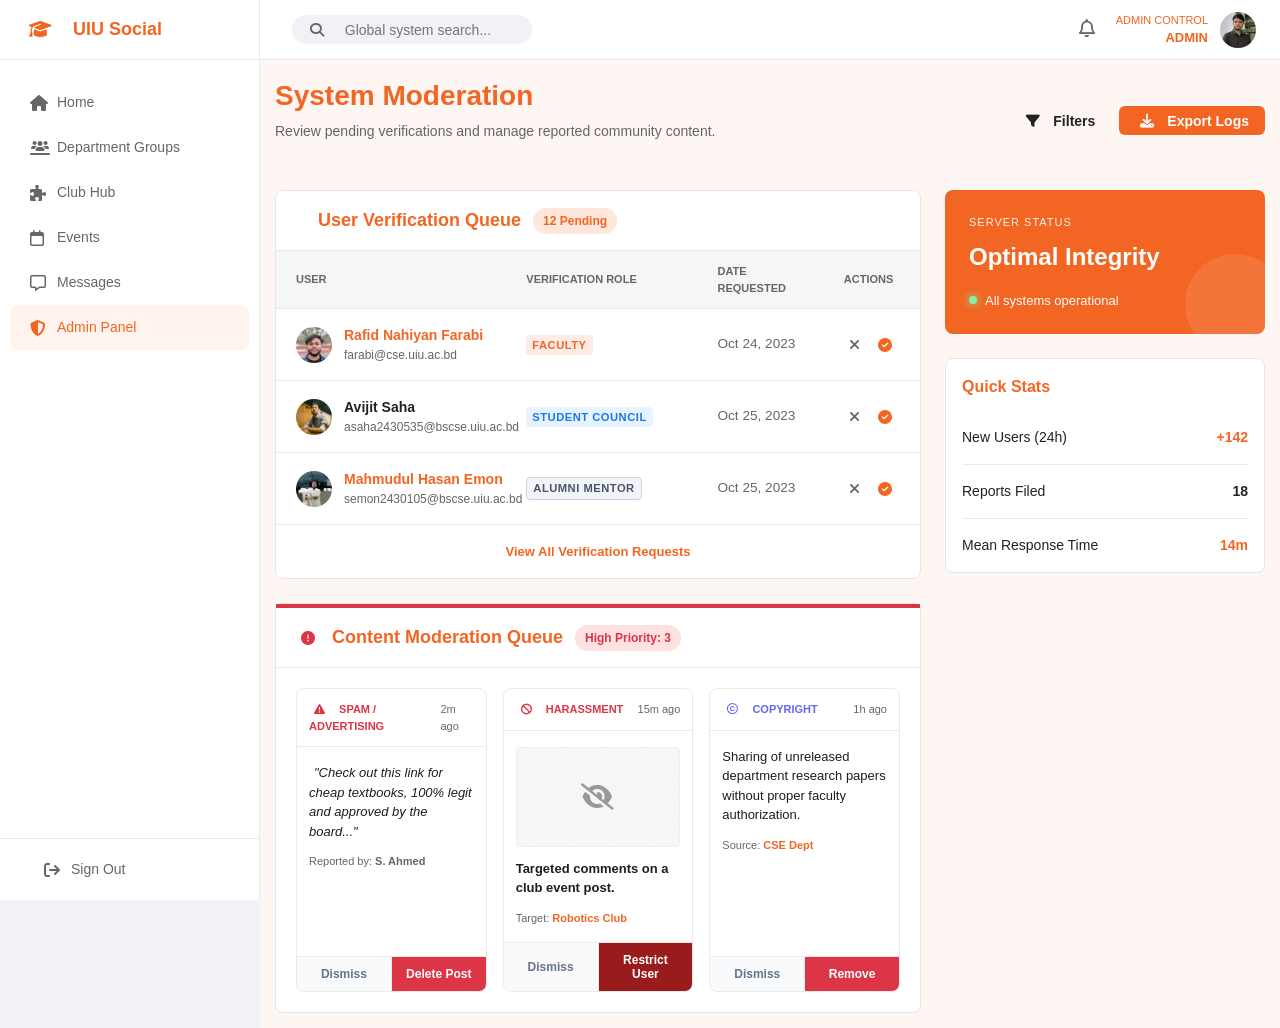
<file: admin.html>
<!DOCTYPE html>
<html lang="en">

<head>
    <meta charset="UTF-8">
    <meta name="viewport" content="width=device-width, initial-scale=1.0">
    <title>UIU Social - Admin</title>
    <link rel="stylesheet" href="css/style.css">
    <link rel="stylesheet" href="https://cdnjs.cloudflare.com/ajax/libs/font-awesome/6.4.0/css/all.min.css">
    <link rel="stylesheet" href="css/admin.css">
</head>

<body>
    <div class="app-container">
        <!-- Sidebar -->
        <aside class="sidebar">
            <div class="sidebar-logo">
                <i class="fa-solid fa-graduation-cap mr-2 text-primary"></i>
                <div>
                    <a href="/index.html">UIU Social</a>
                    <!-- <div style="font-size: 10px; font-weight: normal; color: var(--text-muted); margin-top:2px; letter-spacing: 1px;">ACADEMIC COMMUNITY</div> -->

                </div>
            </div>
            <!-- <div style="padding: 12px 24px; background-color: #fff4ed; border-bottom: 1px solid var(--border-color);">
                <div class="d-flex align-items-center gap-2" style="color: var(--primary-color); font-weight: 600;">
                    <i class="fa-solid fa-shield-halved"></i> Admin Panel
                </div>
                <div style="font-size: 11px; color: var(--text-muted); margin-top: 4px;">System Governance</div>
            </div> -->
            <nav class="sidebar-nav">
                <a href="index.html" class="nav-item">
                    <i class="fa-solid fa-house"></i> Home
                </a>
                <a href="groups.html" class="nav-item">
                    <i class="fa-solid fa-users-line"></i> Department Groups
                </a>
                <a href="club_hub.html" class="nav-item">
                    <i class="fa-solid fa-puzzle-piece"></i> Club Hub
                </a>
                <a href="" class="nav-item">
                    <i class="fa-regular fa-calendar"></i> Events
                </a>
                <a href="messages.html" class="nav-item">
                    <i class="fa-regular fa-message"></i> Messages
                </a>
                <a href="admin.html" class="nav-item active">
                    <i class="fa-solid fa-shield-halved"></i> Admin Panel
                </a>
            </nav>
            <div class="sidebar-footer">
                <a href="login.html" class="nav-item sign-out text-danger">
                    <i class="fa-solid fa-arrow-right-from-bracket"></i> Sign Out
                </a>
            </div>
        </aside>

        <!-- Main Content -->
        <main class="main-content">
            <!-- Header -->
            <header class="top-header" style="justify-content: flex-end;">
                <div class="search-bar" style="position: absolute; left: 32px;">
                    <i class="fa-solid fa-magnifying-glass"></i>
                    <input type="text" placeholder="Global system search...">
                </div>

                <div class="header-actions">
                    <div class="header-icon">
                        <i class="fa-regular fa-bell"></i>
                    </div>
                    <div class="header-user">
                        <div class="header-user-info">
                            <div class="header-user-role" style="color: var(--primary-color);">Admin Control</div>
                            <div class="header-user-name text-primary">ADMIN</div>
                        </div>
                        <img src="/assets/images/students/kawsar.png?img=60" alt="Admin" class="avatar">
                    </div>
                </div>
            </header>

            <div class="page-content">
                <div class="d-flex justify-content-between align-items-center mb-4">
                    <div class="page-header m-0">
                        <h1 class="page-title">System Moderation</h1>
                        <p class="page-subtitle">Review pending verifications and manage reported community content.</p>
                    </div>
                    <div class="d-flex gap-2">
                        <button class="btn btn-outline"><i class="fa-solid fa-filter mr-2"></i> Filters</button>
                        <button class="btn btn-primary"><i class="fa-solid fa-download mr-2"></i> Export Logs</button>
                    </div>
                </div>

                <div class="admin-layout">
                    <div class="admin-main">
                        <!-- Verification Queue -->
                        <div class="card p-0 mb-4">
                            <div class="section-header">
                                <i class="fa-solid fa-shield-check text-primary"></i>
                                <h3>User Verification Queue</h3>
                                <span class="badge-pill ml-auto">12 Pending</span>
                            </div>
                            <table class="admin-table">
                                <thead>
                                    <tr>
                                        <th>USER</th>
                                        <th>VERIFICATION ROLE</th>
                                        <th>DATE REQUESTED</th>
                                        <th>ACTIONS</th>
                                    </tr>
                                </thead>
                                <tbody>
                                    <tr>
                                        <td>
                                            <div class="user-cell user-profile-link" data-user-id="6"
                                                style="cursor:pointer;">
                                                <img src="/assets/images/faculties/nahiyan-farabi.png?img=15"
                                                    class="avatar" style="width:36px;height:36px;" alt="Avatar">
                                                <div class="user-info">
                                                    <span class="user-name">Rafid Nahiyan Farabi</span>
                                                    <span class="user-email">farabi@cse.uiu.ac.bd</span>
                                                </div>
                                            </div>
                                        </td>
                                        <td><span class="badge faculty">Faculty</span></td>
                                        <td class="text-muted text-sm">Oct 24, 2023</td>
                                        <td>
                                            <div class="action-icons">
                                                <i class="fa-solid fa-xmark icon-btn reject"></i>
                                                <i class="fa-solid fa-circle-check icon-btn accept"></i>
                                            </div>
                                        </td>
                                    </tr>
                                    <tr>
                                        <td>
                                            <div class="user-cell user-profile-link" data-user-id="2"
                                                style="cursor:pointer;">
                                                <img src="/assets/images/students/avijit.png?img=15" class="avatar"
                                                    style="width:36px;height:36px;" alt="Avatar">
                                                <div class="user-info">
                                                    <span class="user-name" style="color: var(--text-main);">Avijit
                                                        Saha</span>
                                                    <span class="user-email">asaha2430535@bscse.uiu.ac.bd</span>
                                                </div>
                                            </div>
                                        </td>
                                        <td><span class="badge student">Student Council</span></td>
                                        <td class="text-muted text-sm">Oct 25, 2023</td>
                                        <td>
                                            <div class="action-icons">
                                                <i class="fa-solid fa-xmark icon-btn reject"></i>
                                                <i class="fa-solid fa-circle-check icon-btn accept"></i>
                                            </div>
                                        </td>
                                    </tr>
                                    <tr>
                                        <td>
                                            <div class="user-cell user-profile-link" data-user-id="3"
                                                style="cursor:pointer;">
                                                <img src="/assets/images/students/emon.png?img=20" class="avatar"
                                                    style="width:36px;height:36px;" alt="Avatar">
                                                <div class="user-info">
                                                    <span class="user-name"
                                                        style="color: var(--primary-color);">Mahmudul Hasan Emon</span>
                                                    <span class="user-email">semon2430105@bscse.uiu.ac.bd</span>
                                                </div>
                                            </div>
                                        </td>
                                        <td>
                                            <span class="badge"
                                                style="background-color: #f1f5f9; color: #475569; border: 1px solid #cbd5e1;">
                                                Alumni Mentor
                                            </span>
                                        </td>
                                        <td class="text-muted text-sm">Oct 25, 2023</td>
                                        <td>
                                            <div class="action-icons">
                                                <i class="fa-solid fa-xmark icon-btn reject"></i>
                                                <i class="fa-solid fa-circle-check icon-btn accept"></i>
                                            </div>
                                        </td>
                                    </tr>
                                </tbody>
                            </table>
                            <div class="view-all-row">
                                <a href="#">View All Verification Requests</a>
                            </div>
                        </div>

                        <!-- Content Moderation -->
                        <div class="card p-0">
                            <div class="section-header" style="border-top: 4px solid var(--danger-color);">
                                <i class="fa-solid fa-circle-exclamation text-danger"></i>
                                <h3 class="text-danger">Content Moderation Queue</h3>
                                <span class="badge-pill ml-auto"
                                    style="background-color: #fee2e2; color: var(--danger-color);">High Priority:
                                    3</span>
                            </div>

                            <div class="moderation-grid">
                                <!-- Mod Item 1 -->
                                <div class="mod-card">
                                    <div class="mod-card-header spam">
                                        <div><i class="fa-solid fa-triangle-exclamation"></i> SPAM / ADVERTISING</div>
                                        <span class="mod-time">2m ago</span>
                                    </div>
                                    <div class="mod-card-body">
                                        <p><i>"Check out this link for cheap textbooks, 100% legit and approved by the
                                                board..."</i></p>
                                        <div class="mod-reported-by">Reported by: <strong>S. Ahmed</strong></div>
                                    </div>
                                    <div class="mod-actions">
                                        <button class="mod-btn dismiss">Dismiss</button>
                                        <button class="mod-btn delete">Delete Post</button>
                                    </div>
                                </div>

                                <!-- Mod Item 2 -->
                                <div class="mod-card">
                                    <div class="mod-card-header harassment">
                                        <div><i class="fa-solid fa-ban"></i> HARASSMENT</div>
                                        <span class="mod-time">15m ago</span>
                                    </div>
                                    <div class="mod-card-body">
                                        <div class="mod-image-placeholder">
                                            <i class="fa-solid fa-eye-slash fa-2x"></i>
                                        </div>
                                        <p class="mb-1 fw-600">Targeted comments on a club event post.</p>
                                        <div class="mod-reported-by">Target: <strong class="text-primary">Robotics
                                                Club</strong></div>
                                    </div>
                                    <div class="mod-actions">
                                        <button class="mod-btn dismiss">Dismiss</button>
                                        <button class="mod-btn delete" style="background-color: #991b1b;">Restrict
                                            User</button>
                                    </div>
                                </div>

                                <!-- Mod Item 3 -->
                                <div class="mod-card">
                                    <div class="mod-card-header copyright">
                                        <div><i class="fa-regular fa-copyright"></i> COPYRIGHT</div>
                                        <span class="mod-time">1h ago</span>
                                    </div>
                                    <div class="mod-card-body">
                                        <p>Sharing of unreleased department research papers without proper faculty
                                            authorization.</p>
                                        <div class="mod-reported-by">Source: <strong class="text-primary">CSE
                                                Dept</strong></div>
                                    </div>
                                    <div class="mod-actions">
                                        <button class="mod-btn dismiss">Dismiss</button>
                                        <button class="mod-btn delete">Remove</button>
                                    </div>
                                </div>
                            </div>
                        </div>
                    </div>

                    <div class="admin-side">
                        <div class="server-status">
                            <div class="status-title">SERVER STATUS</div>
                            <div class="status-main">Optimal Integrity</div>
                            <div class="status-indicator">
                                <span class="status-dot"></span> All systems operational
                            </div>
                        </div>

                        <div class="card">
                            <h4 class="card-title text-primary" style="margin-top:0;">Quick Stats</h4>
                            <div class="stat-row">
                                <span class="stat-label">New Users (24h)</span>
                                <span class="stat-value">+142</span>
                            </div>
                            <div class="stat-row">
                                <span class="stat-label">Reports Filed</span>
                                <span class="stat-value" style="color: var(--text-main);">18</span>
                            </div>
                            <div class="stat-row">
                                <span class="stat-label">Mean Response Time</span>
                                <span class="stat-value">14m</span>
                            </div>
                        </div>
                    </div>
                </div>
            </div>
        </main>
    </div>
    <script src="js/utils.js"></script>
    <script src="js/admin.js"></script>
</body>

</html>
</file>
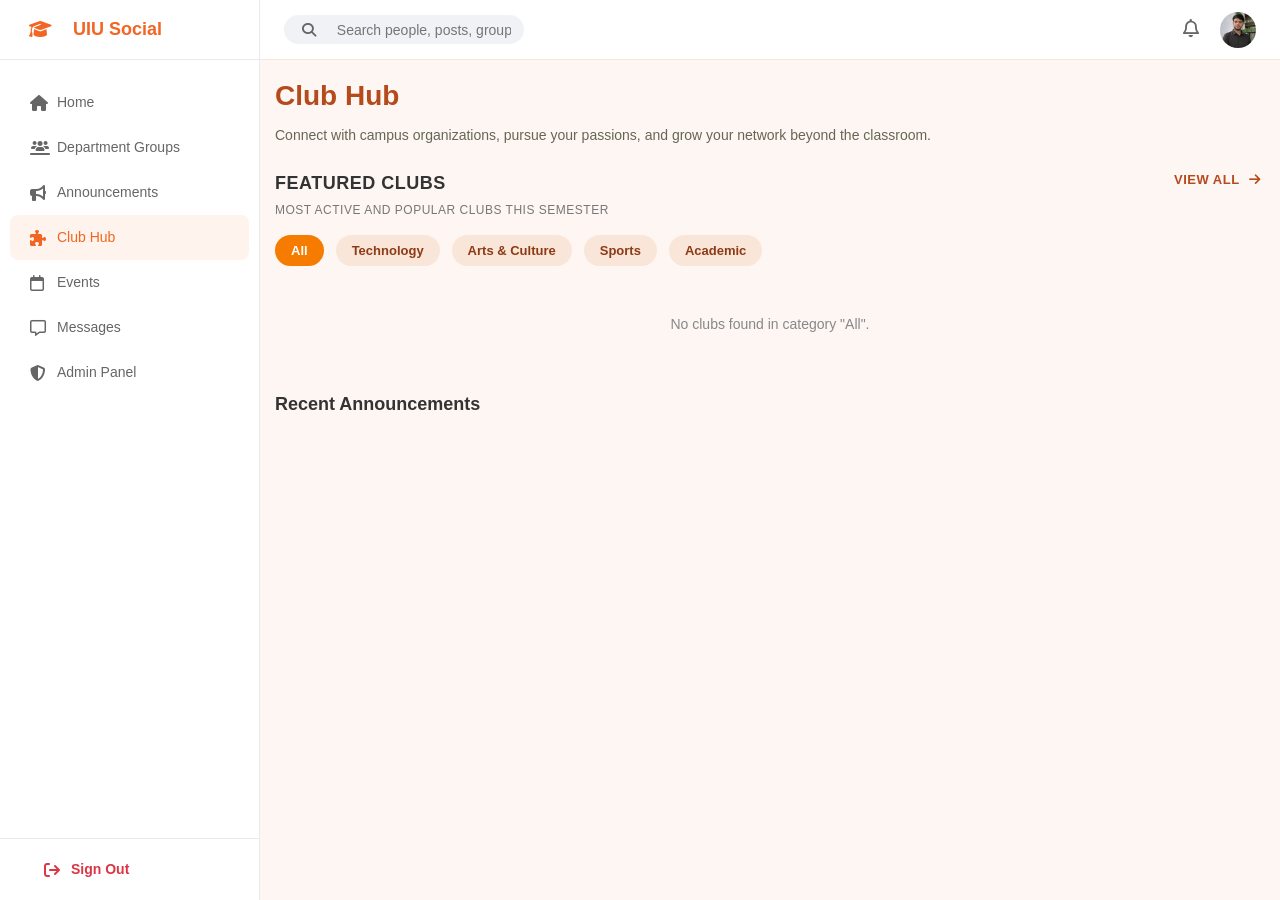
<file: club_hub.html>
<!DOCTYPE html>
<html lang="en">

<head>
    <meta charset="UTF-8">
    <meta name="viewport" content="width=device-width, initial-scale=1.0">
    <title>Club Hub - UIU Social</title>
    <link rel="stylesheet" href="css/style.css">
    <link rel="stylesheet" href="https://cdnjs.cloudflare.com/ajax/libs/font-awesome/6.4.0/css/all.min.css">
    <link rel="stylesheet" href="css/club_hub.css">
</head>

<body>
    <div class="app-container">
        <!-- Sidebar -->
        <aside class="sidebar">
            <div class="sidebar-logo">
                <i class="fa-solid fa-graduation-cap mr-2 text-primary"></i>
                <div>
                    <a href="/uiusocial/index.html">UIU Social</a>
                    <!-- <div style="font-size: 10px; font-weight: normal; color: var(--text-muted); margin-top:2px; letter-spacing: 1px;">ACADEMIC COMMUNITY</div> -->
                </div>
            </div>
            <nav class="sidebar-nav">
                <a href="index.html" class="nav-item">
                    <i class="fa-solid fa-house"></i> Home
                </a>
                <a href="groups.html" class="nav-item">
                    <i class="fa-solid fa-users-line"></i> Department Groups
                </a>
                <a href="announcements.html" class="nav-item">
                    <i class="fa-solid fa-bullhorn"></i> Announcements
                </a>
                <a href="club_hub.html" class="nav-item active">
                    <i class="fa-solid fa-puzzle-piece"></i> Club Hub
                </a>
                <a href="events.html" class="nav-item">
                    <i class="fa-regular fa-calendar"></i> Events
                </a>
                <a href="messages.html" class="nav-item">
                    <i class="fa-regular fa-message"></i> Messages
                </a>
                <a href="admin.html" class="nav-item">
                    <i class="fa-solid fa-shield-halved"></i> Admin Panel
                </a>
            </nav>
            <div class="sidebar-footer">
                <a href="login.html" class="nav-item sign-out text-danger"
                    style="color: var(--danger-color); font-weight: 600;">
                    <i class="fa-solid fa-arrow-right-from-bracket"></i> Sign Out
                </a>
            </div>
        </aside>

        <!-- Main Content -->
        <main class="main-content" style="background-color: #fdf6f2;">
            <!-- Header -->
            <header class="top-header" style="background-color: #fff; border-bottom: 1px solid #fae6d8;">
                <div class="search-bar">
    <i class="fa-solid fa-magnifying-glass"></i>
    <input type="text" placeholder="Search people, posts, groups, clubs, events...">
</div>

                <div class="header-actions">
                    <div class="header-icon"><i class="fa-regular fa-bell"></i></div>
                    <div class="header-user">
                        <img src="assets/images/students/kawsar.png?img=11" alt="User" class="avatar">
                    </div>
                </div>
            </header>

            <div class="page-content" style="display: flex; gap: 32px; width: 100%;">

                <!-- Main Feed Area -->
                <div class="club-feed" style="flex: 2;">

                    <div class="page-header" style="margin-bottom: 24px;">
                        <h1 style="color: #b54a1d; font-size: 28px; margin-bottom: 8px;">Club Hub</h1>
                        <p style="color: #665; font-size: 14px;">Connect with campus organizations, pursue your
                            passions, and grow your network beyond the classroom.</p>
                    </div>

                    <!-- Featured Clubs Section -->
                    <div class="section-title d-flex justify-content-between align-items-end mb-3">
                        <div>
                            <h3 style="font-size: 18px; color: #333; margin-bottom: 4px;" id="clubs-section-title">
                                Featured Clubs</h3>
                            <div style="font-size: 12px; color: #777;" id="clubs-subtitle">Most active and popular clubs
                                this semester</div>
                        </div>
                        <a href="#" id="view-all-clubs" style="color: #b54a1d; font-size: 13px; font-weight: 600;">View
                            All <i class="fa-solid fa-arrow-right ml-1"></i></a>
                    </div>

                    <!-- Club Categories -->
                    <!-- <h3 style="font-size: 18px; color: #333; margin-bottom: 12px; margin-top:32px;">Club Categories</h3> -->
                    <div class="category-pills mb-4">
                        <button class="pill active">All</button>
                        <button class="pill">Technology</button>
                        <button class="pill">Arts & Culture</button>
                        <button class="pill">Sports</button>
                        <button class="pill">Academic</button>
                    </div>

                    <div class="featured-clubs-grid mb-4" id="clubs-grid">
                        <!-- by js/club_hub.js -->
                    </div>

                    <!-- Announcements -->
                    <h3 style="font-size: 18px; color: #333; margin-bottom: 16px; margin-top:32px;">Recent Announcements
                    </h3>

                    <div class="announcements-feed">
                        <!-- by js/club_hub.js -->
                    </div>

                </div>

            
            </div>
        </main>
    </div>

    <script src="js/utils.js"></script>
    <script src="js/club_hub.js"></script>
</body>

</html>
</file>
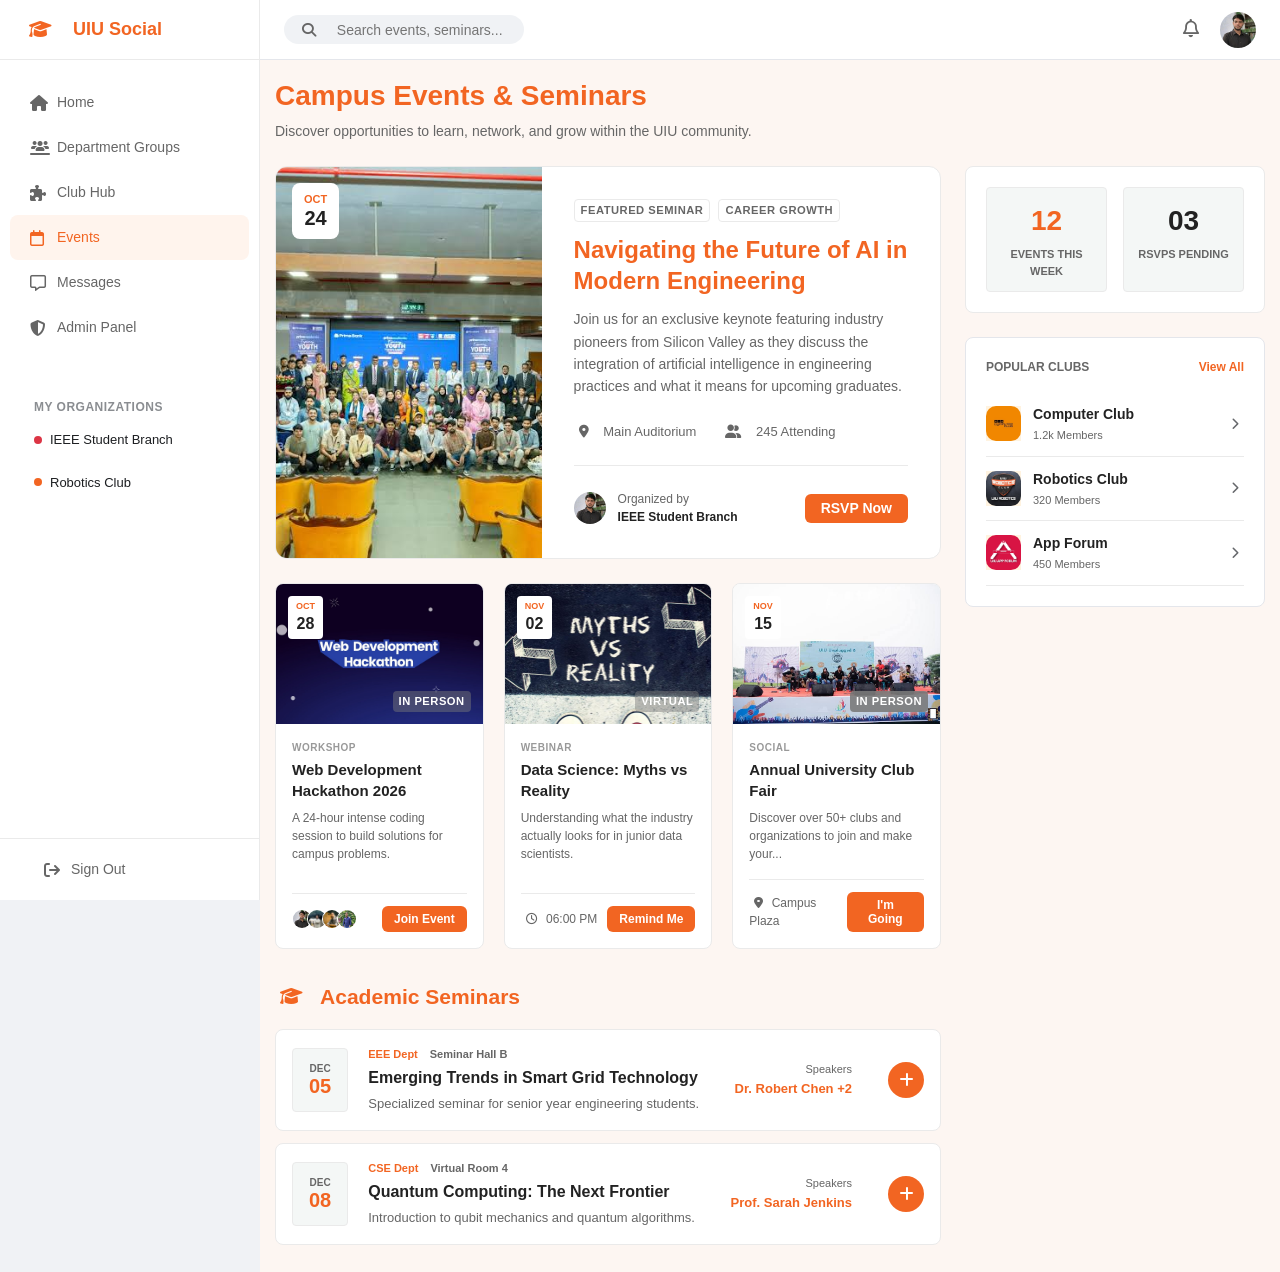
<file: events.html>
<!DOCTYPE html>
<html lang="en">

<head>
    <meta charset="UTF-8">
    <meta name="viewport" content="width=device-width, initial-scale=1.0">
    <title>Events - UIU Social</title>
    <link rel="stylesheet" href="css/style.css">
    <link rel="stylesheet" href="https://cdnjs.cloudflare.com/ajax/libs/font-awesome/6.4.0/css/all.min.css">
    <link rel="stylesheet" href="css/events.css">
</head>

<body>
    <div class="app-container">
        <!-- Sidebar -->
        <aside class="sidebar">
            <div class="sidebar-logo">
                <i class="fa-solid fa-graduation-cap mr-2 text-primary"></i>
                <div>
                    <a href="/index.html">UIU Social</a>
                    <!-- <div style="font-size: 10px; font-weight: normal; color: var(--text-muted); margin-top:2px; letter-spacing: 1px;">ACADEMIC COMMUNITY</div> -->

                </div>
            </div>
            <nav class="sidebar-nav">
                <a href="index.html" class="nav-item">
                    <i class="fa-solid fa-house"></i> Home
                </a>
                <a href="groups.html" class="nav-item">
                    <i class="fa-solid fa-users-line"></i> Department Groups
                </a>
                <a href="club_hub.html" class="nav-item">
                    <i class="fa-solid fa-puzzle-piece"></i> Club Hub
                </a>
                <a href="events.html" class="nav-item active">
                    <i class="fa-regular fa-calendar"></i> Events
                </a>
                <a href="messages.html" class="nav-item">
                    <i class="fa-regular fa-message"></i> Messages
                </a>
                <a href="admin.html" class="nav-item">
                    <i class="fa-solid fa-shield-halved"></i> Admin Panel
                </a>

                <div class="sidebar-section">
                    <h4 class="section-title">MY ORGANIZATIONS</h4>
                    <ul class="community-list">
                        <li><span class="dot text-danger"></span> IEEE Student Branch</li>
                        <li><span class="dot text-primary"></span> Robotics Club</li>
                    </ul>
                </div>
            </nav>
            <div class="sidebar-footer">
                <a href="login.html" class="nav-item sign-out text-danger">
                    <i class="fa-solid fa-arrow-right-from-bracket"></i> Sign Out
                </a>
            </div>
        </aside>

        <!-- Main Content -->
        <main class="main-content">
            <!-- Header -->
            <header class="top-header">
                <div class="search-bar">
                    <i class="fa-solid fa-magnifying-glass"></i>
                    <input type="text" placeholder="Search events, seminars...">
                </div>

                <div class="header-actions">
                    <div class="header-icon">
                        <i class="fa-regular fa-bell"></i>
                    </div>
                    <div class="header-user">
                        <img src="/assets/images/students/kawsar.png?img=11" alt="User Avatar" class="avatar">
                    </div>
                </div>
            </header>

            <div class="page-content">
                <div class="d-flex justify-content-between align-items-end">
                    <div class="page-header m-0">
                        <h1 class="page-title">Campus Events & Seminars</h1>
                        <p class="page-subtitle">Discover opportunities to learn, network, and grow within the UIU
                            community.</p>
                    </div>
                    <!-- <div class="filter-tabs">
                        <div class="filter-tab active">All Events</div>
                        <div class="filter-tab">Upcoming</div>
                        <div class="filter-tab">Past</div>
                    </div> -->
                </div>

                <div class="events-layout">
                    <div class="events-main">

                        <!-- Featured Event -->
                        <div class="featured-event">
                            <div class="featured-image">
                                <div class="featured-date">
                                    <span>OCT</span>
                                    <strong>24</strong>
                                </div>
                            </div>
                            <div class="featured-content">
                                <div class="event-tags">
                                    <span class="badge" style="background: transparent;">Featured Seminar</span>
                                    <span class="badge" style="background: transparent;">Career Growth</span>
                                </div>
                                <h2 class="featured-title">Navigating the Future of AI in Modern Engineering</h2>
                                <p class="featured-desc">Join us for an exclusive keynote featuring industry pioneers
                                    from Silicon Valley as they discuss the integration of artificial intelligence in
                                    engineering practices and what it means for upcoming graduates.</p>

                                <div class="featured-meta">
                                    <span><i class="fa-solid fa-location-dot"></i> Main Auditorium</span>
                                    <span><i class="fa-solid fa-user-group"></i> 245 Attending</span>
                                </div>

                                <div class="featured-footer">
                                    <div class="organizer">
                                        <img src="/assets/images/students/kawsar.png?img=12" class="avatar"
                                            style="width: 32px; height: 32px;">
                                        <div class="organizer-info">
                                            Organized by
                                            <strong>IEEE Student Branch</strong>
                                        </div>
                                    </div>
                                    <button class="btn btn-primary">RSVP Now</button>
                                </div>
                            </div>
                        </div>

                        <!-- Event Grid -->
                        <div class="event-grid">
                            <div class="event-card">
                                <div class="event-card-img"
                                    style="background-image: url('/assets/images/uiu/web-hackathon.png');">
                                    <div class="event-card-date">
                                        <span>OCT</span>
                                        <strong>28</strong>
                                    </div>
                                    <span class="badge" style="background: #7a7a7a75;">In Person</span>
                                </div>
                                <div class="event-card-body">
                                    <div class="event-category">WORKSHOP</div>
                                    <div class="event-card-title">Web Development Hackathon 2026</div>
                                    <div class="event-card-desc">A 24-hour intense coding session to build solutions for
                                        campus problems.</div>
                                    <div class="event-card-footer">
                                        <div class="d-flex align-items-center">
                                            <img src="/assets/images/students/kawsar.png?img=11" class="avatar"
                                                style="width:20px;height:20px; margin-right:-5px; border:1px solid white;">
                                            <img src="/assets/images/students/emon.png?img=12" class="avatar"
                                                style="width:20px;height:20px; margin-right:-5px; border:1px solid white;">
                                            <img src="/assets/images/students/avijit.png" class="avatar"
                                                style="width:20px;height:20px; margin-right:-5px; border:1px solid white;">
                                            <img src="/assets/images/students/nabil.png" class="avatar"
                                                style="width:20px;height:20px; border:1px solid white;">
                                        </div>
                                        <button class="btn btn-outline btn-sm"
                                            style="background-color: var(--primary-color); color: #fff;">Join
                                            Event</button>
                                    </div>
                                </div>
                            </div>

                            <div class="event-card">
                                <div class="event-card-img"
                                    style="background-image: url('/assets/images/uiu/myth-reality.png');">
                                    <div class="event-card-date">
                                        <span>NOV</span>
                                        <strong>02</strong>
                                    </div>
                                    <span class="badge" style="background: #7a7a7a75;">Virtual</span>
                                </div>
                                <div class="event-card-body">
                                    <div class="event-category">WEBINAR</div>
                                    <div class="event-card-title">Data Science: Myths vs Reality</div>
                                    <div class="event-card-desc">Understanding what the industry actually looks for in
                                        junior data scientists.</div>
                                    <div class="event-card-footer">
                                        <span><i class="fa-regular fa-clock"></i> 06:00 PM</span>
                                        <button class="btn btn-outline btn-sm"
                                            style="background-color: var(--primary-color); color: #fff;">Remind
                                            Me</button>
                                    </div>
                                </div>
                            </div>

                            <div class="event-card">
                                <div class="event-card-img"
                                    style="background-image: url('/assets/images/uiu/club-fair.png');">
                                    <div class="event-card-date">
                                        <span>NOV</span>
                                        <strong>15</strong>
                                    </div>
                                    <span class="badge" style="background: #7a7a7ae3;">In Person</span>
                                </div>
                                <div class="event-card-body">
                                    <div class="event-category">SOCIAL</div>
                                    <div class="event-card-title">Annual University Club Fair</div>
                                    <div class="event-card-desc">Discover over 50+ clubs and organizations to join and
                                        make your...</div>
                                    <div class="event-card-footer">
                                        <span><i class="fa-solid fa-location-dot"></i> Campus Plaza</span>
                                        <button class="btn btn-outline btn-sm"
                                            style="background-color: var(--primary-color); color: #fff;">I'm
                                            Going</button>
                                    </div>
                                </div>
                            </div>
                        </div>

                        <!-- Academic Seminars -->
                        <div class="section-heading">
                            <i class="fa-solid fa-graduation-cap"></i>
                            <h3>Academic Seminars</h3>
                        </div>

                        <div class="seminar-item">
                            <div class="seminar-date">
                                <span>DEC</span>
                                <strong>05</strong>
                            </div>
                            <div class="seminar-info">
                                <div class="seminar-meta">
                                    <span class="seminar-dept">EEE Dept</span>
                                    <span class="seminar-loc">Seminar Hall B</span>
                                </div>
                                <div class="seminar-title">Emerging Trends in Smart Grid Technology</div>
                                <div class="seminar-desc">Specialized seminar for senior year engineering students.
                                </div>
                            </div>
                            <div class="seminar-speaker">
                                <span class="seminar-speaker-label">Speakers</span>
                                <span class="seminar-speaker-name">Dr. Robert Chen +2</span>
                            </div>
                            <button class="btn-icon"><i class="fa-solid fa-plus"></i></button>
                        </div>

                        <div class="seminar-item">
                            <div class="seminar-date">
                                <span>DEC</span>
                                <strong>08</strong>
                            </div>
                            <div class="seminar-info">
                                <div class="seminar-meta">
                                    <span class="seminar-dept">CSE Dept</span>
                                    <span class="seminar-loc">Virtual Room 4</span>
                                </div>
                                <div class="seminar-title">Quantum Computing: The Next Frontier</div>
                                <div class="seminar-desc">Introduction to qubit mechanics and quantum algorithms.</div>
                            </div>
                            <div class="seminar-speaker">
                                <span class="seminar-speaker-label">Speakers</span>
                                <span class="seminar-speaker-name" style="color: var(--primary-color);">Prof. Sarah
                                    Jenkins</span>
                            </div>
                            <button class="btn-icon"><i class="fa-solid fa-plus"></i></button>
                        </div>

                    </div>

                    <div class="events-side" style="max-width: 300px;">
                        <div class="glance-box">
                            <div class="glance-stat">
                                <div class="glance-number text-primary">12</div>
                                <div class="glance-label">Events this week</div>
                            </div>
                            <div class="glance-stat">
                                <div class="glance-number" style="color: var(--text-main);">03</div>
                                <div class="glance-label" style="color: var(--text-muted);">RSVPs pending</div>
                            </div>
                        </div>

                        <div class="card p-0" style="padding: 20px !important;">
                            <div class="clubs-header">
                                <span>POPULAR CLUBS</span>
                                <a href="#" class="text-primary fw-600" style="text-transform: none;">View All</a>
                            </div>

                            <div class="club-item">
                                <div class="club-info">
                                    <div class="ann-icon rounded-circle overflow-hidden"
                                        style="background-color: #fff3e0; color: #e65100;">
                                        <img src="assets/images/clubs/computer-club.png" alt="Computer Club Logo"
                                            height="35px" width="35px" class="club-logo-img "
                                            style="border-radius: 10px;">
                                    </div>
                                    <div>
                                        <div class="club-name">Computer Club</div>
                                        <div class="club-members">1.2k Members</div>
                                    </div>
                                </div>
                                <i class="fa-solid fa-chevron-right text-muted" style="font-size:12px;"></i>
                            </div>

                            <div class="club-item">
                                <div class="club-info">
                                    <div class="ann-icon rounded-circle overflow-hidden"
                                        style="background-color: #fff3e0; color: #e65100;">
                                        <img src="assets/images/clubs/robotics-club.png" alt="Robotics Club Logo"
                                            height="35px" width="35px" class="club-logo-img "
                                            style="border-radius: 10px;">
                                    </div>
                                    <div>
                                        <div class="club-name">Robotics Club</div>
                                        <div class="club-members">320 Members</div>
                                    </div>
                                </div>
                                <i class="fa-solid fa-chevron-right text-muted" style="font-size:12px;"></i>
                            </div>

                            <div class="club-item">
                                <div class="club-info">
                                    <div class="ann-icon rounded-circle overflow-hidden"
                                        style="background-color: #fff3e0; color: #e65100;">
                                        <img src="assets/images/clubs/app-forum.png" alt="App Forum Logo" height="35px"
                                            width="35px" class="club-logo-img " style="border-radius: 10px;">
                                    </div>
                                    <div>
                                        <div class="club-name">App Forum</div>
                                        <div class="club-members">450 Members</div>
                                    </div>
                                </div>
                                <i class="fa-solid fa-chevron-right text-muted" style="font-size:12px;"></i>
                            </div>


                        </div>
                    </div>
                </div>
            </div>
        </main>
    </div>
    <script src="js/utils.js"></script>
    <script src="js/events.js"></script>
</body>

</html>
</file>
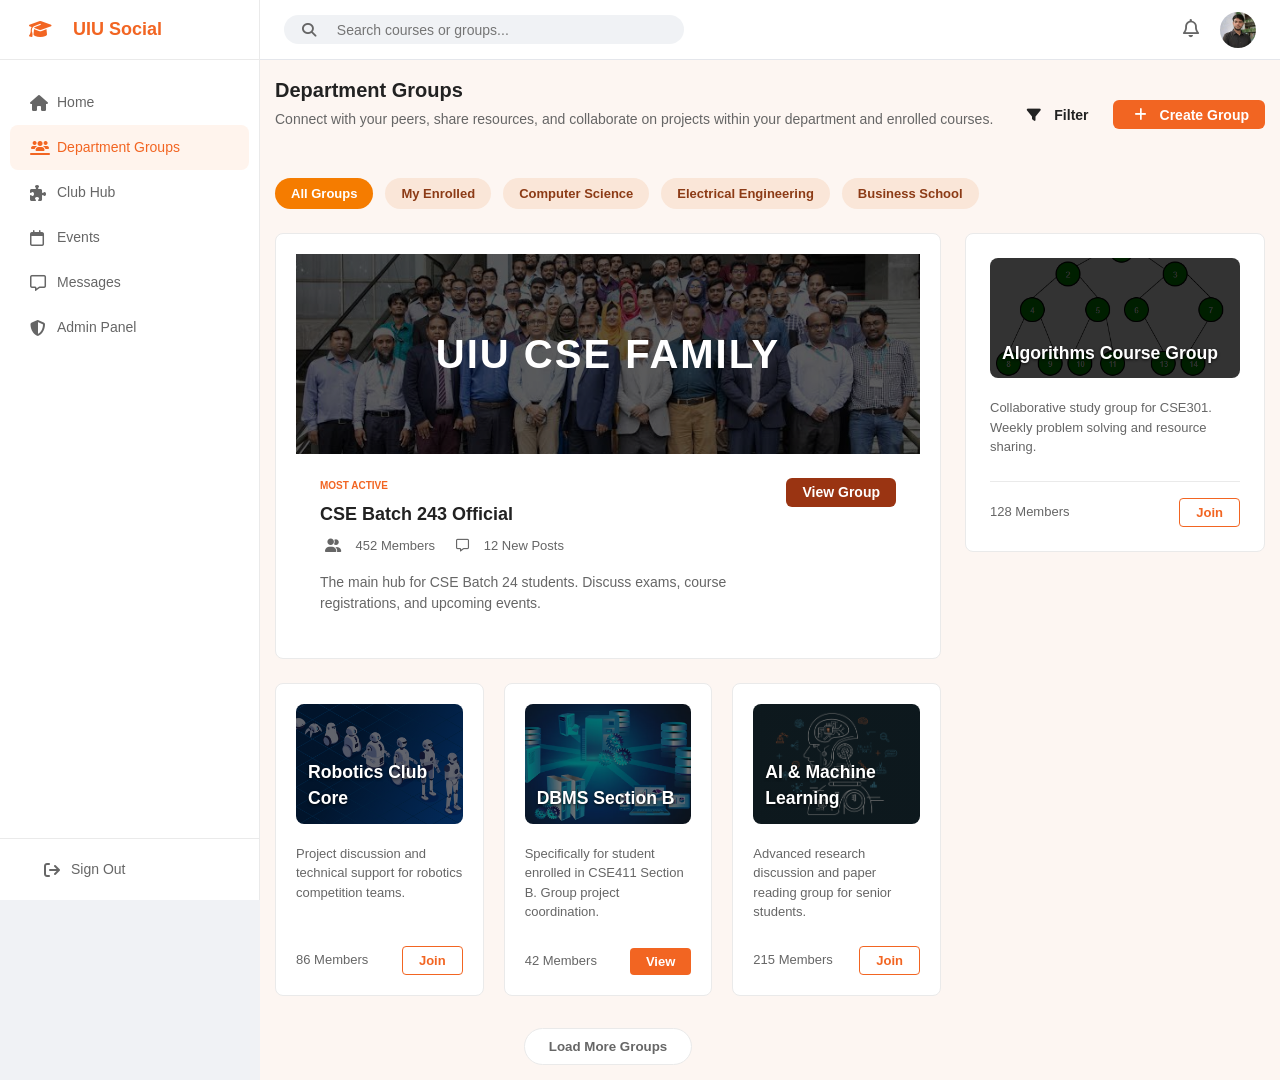
<file: groups.html>
<!DOCTYPE html>
<html lang="en">

<head>
    <meta charset="UTF-8">
    <meta name="viewport" content="width=device-width, initial-scale=1.0">
    <title>Department Groups - UIU Social</title>
    <link rel="stylesheet" href="css/style.css">
    <link rel="stylesheet" href="https://cdnjs.cloudflare.com/ajax/libs/font-awesome/6.4.0/css/all.min.css">
    <link rel="stylesheet" href="css/groups.css">
</head>

<body>
    <div class="app-container">
        <!-- Sidebar -->
        <aside class="sidebar">
            <div class="sidebar-logo">
                <i class="fa-solid fa-graduation-cap mr-2 text-primary"></i>
                <div>
                    <a href="/index.html">UIU Social</a>
                </div>
            </div>
            <nav class="sidebar-nav">
                <a href="index.html" class="nav-item">
                    <i class="fa-solid fa-house"></i> Home
                </a>
                <a href="groups.html" class="nav-item active">
                    <i class="fa-solid fa-users-line"></i> Department Groups
                </a>
                <a href="club_hub.html" class="nav-item">
                    <i class="fa-solid fa-puzzle-piece"></i> Club Hub
                </a>
                <a href="events.html" class="nav-item">
                    <i class="fa-regular fa-calendar"></i> Events
                </a>
                <a href="messages.html" class="nav-item">
                    <i class="fa-regular fa-message"></i> Messages
                </a>
                <a href="admin.html" class="nav-item">
                    <i class="fa-solid fa-shield-halved"></i> Admin Panel
                </a>
            </nav>
            <div class="sidebar-footer">
                <a href="login.html" class="nav-item sign-out text-danger">
                    <i class="fa-solid fa-arrow-right-from-bracket"></i> Sign Out
                </a>
            </div>
        </aside>

        <!-- Main Content -->
        <main class="main-content">
            <!-- Header -->
            <header class="top-header">
                <div class="search-bar" style="width: 400px;">
                    <i class="fa-solid fa-magnifying-glass"></i>
                    <input type="text" placeholder="Search courses or groups...">
                </div>

                <div class="header-actions">
                    <div class="header-icon"><i class="fa-regular fa-bell"></i></div>
                    <div class="header-user">
                        <img src="/assets/images/students/kawsar.png?img=11" alt="User" class="avatar">
                    </div>
                </div>
            </header>

            <div class="page-content">
                <div class="groups-top-actions">
                    <div class="page-header m-0">
                        <h1 class="page-title">Department Groups</h1>
                        <p class="page-subtitle">Connect with your peers, share resources, and collaborate on projects
                            within your department and enrolled courses.</p>
                    </div>
                    <div class="d-flex gap-2">
                        <button class="btn btn-outline"><i class="fa-solid fa-filter mr-2"></i> Filter</button>
                        <button class="btn btn-primary"><i class="fa-solid fa-plus mr-2"></i> Create Group</button>
                    </div>
                </div>

                <!-- Filter Category Buttons with data-filter -->
                <div class="category-pills mb-4">
                    <button class="filter-btn pill active" data-filter="all">All Groups</button>
                    <button class="filter-btn pill" data-filter="enrolled">My Enrolled</button>
                    <button class="filter-btn pill" data-filter="cs">Computer Science</button>
                    <button class="filter-btn pill" data-filter="ee">Electrical Engineering</button>
                    <button class="filter-btn pill" data-filter="bba">Business School</button>
                </div>

                <div class="groups-layout">
                    <div class="groups-main">
                        <!-- Featured Group Card -->
                        <div class="group-card featured-group" data-category="cs" data-enrolled="true">
                            <div class="featured-banner"
                                style="background: linear-gradient(rgba(0, 0, 0, 0.4), rgba(0, 0, 0, 0.4)), url('assets/images/uiu/uiu-cse.png') center/cover no-repeat;">
                                <h2>UIU CSE FAMILY</h2>
                            </div>
                            <div class="featured-body">
                                <div class="featured-info">
                                    <div class="featured-badge">MOST ACTIVE</div>
                                    <div class="featured-title">CSE Batch 243 Official</div>
                                    <div class="featured-stats">
                                        <span><i class="fa-solid fa-user-group"></i> 452 Members</span>
                                        <span><i class="fa-regular fa-message"></i> 12 New Posts</span>
                                    </div>
                                    <p class="featured-desc">The main hub for CSE Batch 24 students. Discuss exams,
                                        course registrations, and upcoming events.</p>
                                </div>
                                <div>
                                    <button class="btn btn-primary" style="background-color: #9a3412;">View
                                        Group</button>
                                </div>
                            </div>
                        </div>

                        <!-- Groups Grid -->
                        <div class="groups-grid">
                            <!-- Robotics Club Core -->
                            <div class="group-card" data-category="cs,ee" data-enrolled="false">
                                <div class="group-image-header"
                                    style="background: linear-gradient(rgba(0, 0, 0, 0.55), rgba(0, 0, 0, 0.55)), url('/assets/images/groups/robotics.png') center/cover no-repeat;">
                                    <div class="group-title-overlay">Robotics Club Core</div>
                                </div>
                                <div class="group-desc">Project discussion and technical support for robotics
                                    competition teams.</div>
                                <div class="group-footer">
                                    <span class="group-members">86 Members</span>
                                    <button class="btn-join">Join</button>
                                </div>
                            </div>

                            <!-- DBMS Section B -->
                            <div class="group-card" data-category="cs" data-enrolled="true">
                                <div class="group-image-header"
                                    style="background: linear-gradient(rgba(0, 0, 0, 0.55), rgba(0, 0, 0, 0.55)), url('/assets/images/groups/dbms.png') center/cover no-repeat;">
                                    <div class="group-title-overlay">DBMS Section B</div>
                                </div>
                                <div class="group-desc">Specifically for student enrolled in CSE411 Section B. Group
                                    project coordination.</div>
                                <div class="group-footer">
                                    <span class="group-members">42 Members</span>
                                    <button class="btn-join joined">View</button>
                                </div>
                            </div>

                            <!-- AI & Machine Learning -->
                            <div class="group-card" data-category="cs" data-enrolled="false">
                                <div class="group-image-header"
                                    style="background: linear-gradient(rgba(0, 0, 0, 0.55), rgba(0, 0, 0, 0.55)), url('/assets/images/groups/ml.png') center/cover no-repeat;">
                                    <div class="group-title-overlay">AI & Machine Learning</div>
                                </div>
                                <div class="group-desc">Advanced research discussion and paper reading group for senior
                                    students.</div>
                                <div class="group-footer">
                                    <span class="group-members">215 Members</span>
                                    <button class="btn-join">Join</button>
                                </div>
                            </div>
                        </div>

                        <div class="load-more">
                            <button class="load-more-btn">Load More Groups</button>
                        </div>
                    </div>

                    <!-- Sidebar Group -->
                    <div class="groups-side">
                        <div class="group-card algo-group" data-category="cs" data-enrolled="false">
                            <div class="group-image-header"
                                style="background: linear-gradient(rgba(0, 0, 0, 0.8), rgba(0, 0, 0, 0.8)), url('/assets/images/groups/dsa.png') center/cover no-repeat;">
                                <div class="group-title-overlay">Algorithms Course Group</div>
                            </div>
                            <div class="algo-desc">Collaborative study group for CSE301. Weekly problem solving and
                                resource sharing.</div>
                            <div class="algo-footer">
                                <span class="group-members">128 Members</span>
                                <button class="btn-join btn-outline">Join</button>
                            </div>
                        </div>
                    </div>
                </div>
            </div>
        </main>
    </div>
    <script src="js/utils.js"></script>
    <script src="js/groups.js"></script>
</body>

</html>
</file>
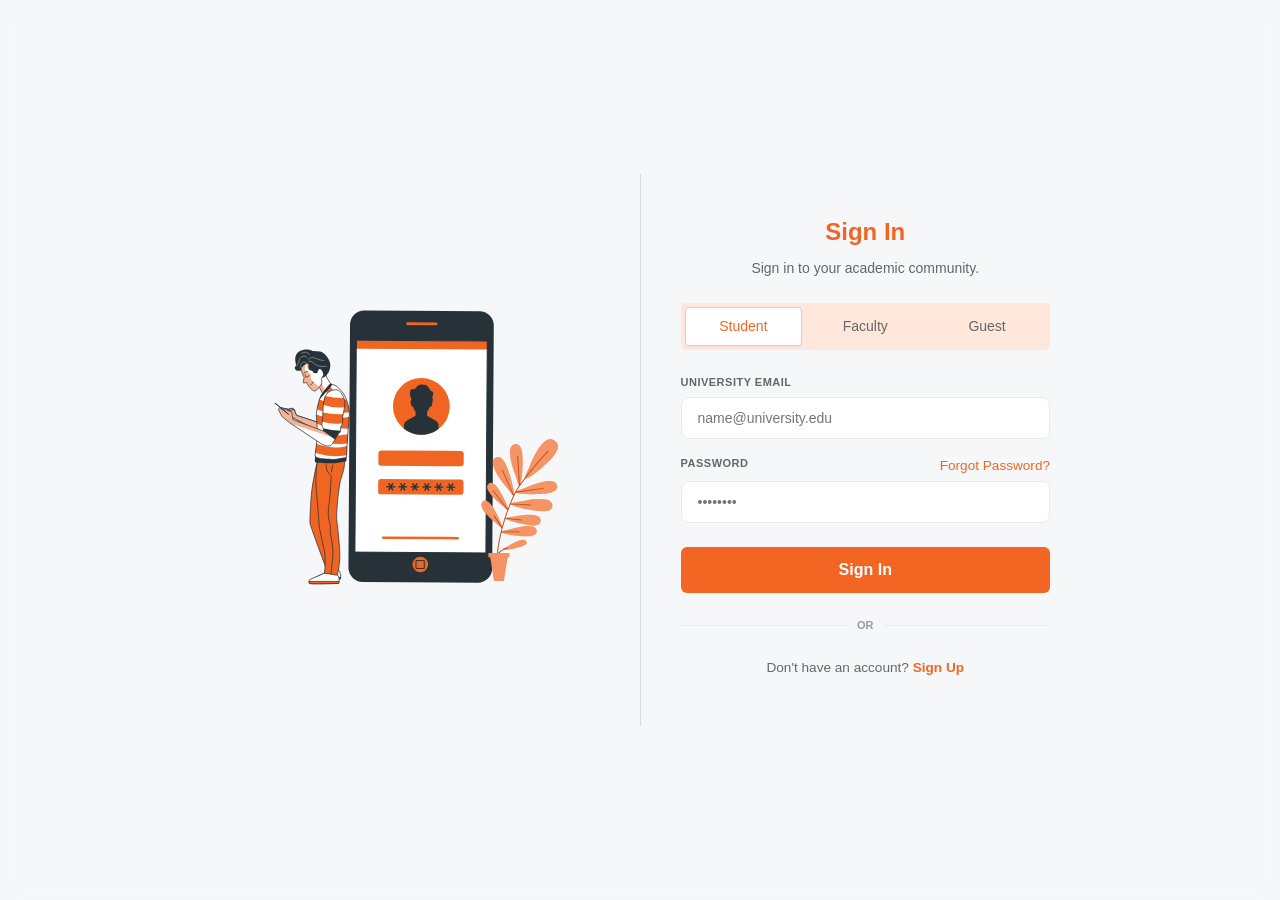
<file: login.html>
<!DOCTYPE html>
<html lang="en">

<head>
    <meta charset="UTF-8">
    <meta name="viewport" content="width=device-width, initial-scale=1.0">
    <title>Secure Portal - UIU Social</title>
    <link rel="stylesheet" href="css/style.css">
    <link rel="stylesheet" href="css/login.css">
    <link rel="stylesheet" href="https://cdnjs.cloudflare.com/ajax/libs/font-awesome/6.4.0/css/all.min.css">
    
</head>

<body>
    <div class="login-overlay"></div>

    <div class="auth-container">
        <div class="auth-illustration">
            <img src="assets/images/svg/login.svg" alt="Login Illustration">
        </div>

        <div class="auth-card">
            <h1 class="auth-title">Sign In</h1>
            <p class="auth-subtitle">Sign in to your academic community.</p>

            <div class="auth-tabs">
                <div class="auth-tab active">Student</div>
                <div class="auth-tab">Faculty</div>
                <div class="auth-tab">Guest</div>
            </div>

            <form id="login-form">
                <div id="login-error" class="text-danger mb-3" style="display:none; font-size: 14px; text-align: center;"></div>
                <div class="form-group">
                    <label class="form-label">University Email</label>
                    <input type="email" id="login-email" class="form-control" placeholder="name@university.edu" required>
                </div>
                <div class="form-group">
                    <div class="d-flex justify-content-between align-items-center mb-1">
                        <label class="form-label m-0">Password</label>
                        <a href="#" class="text-primary text-sm">Forgot Password?</a>
                    </div>
                    <input type="password" id="login-password" class="form-control" placeholder="••••••••" required>
                </div>

                <button type="submit" id="login-btn" class="btn btn-primary btn-block">Sign In</button>
            </form>

            <!-- <a href="index.html" style="text-decoration: none; display: block;">
                <button type="button" class="btn-skip">
                    <i class="fa-regular fa-clock"></i> Skip for now
                </button>
            </a> -->
            <!-- 
            <div class="auth-footer-notice">
                <i class="fa-solid fa-shield-check"></i>
                <div>
                    <strong>Account Verification</strong>
                    <p>All new registrations may take 24-hour for the verification process.</p>
                </div>
            </div> -->

            <div class="divider">
                <span>OR</span>
            </div>

            <div class="text-center">
                <div class="text-muted text-sm mb-2">Don't have an account? <a href="register.html"
                        class="text-primary fw-600">Sign Up</a></div>
                <!-- <div class="text-muted text-sm">Trouble logging in? <a href="#" class="text-muted text-decoration-underline">Contact Support</a></div> -->
            </div>
        </div>
    </div>
    <script src="js/login-register.js"></script>
</body>

</html>
</file>
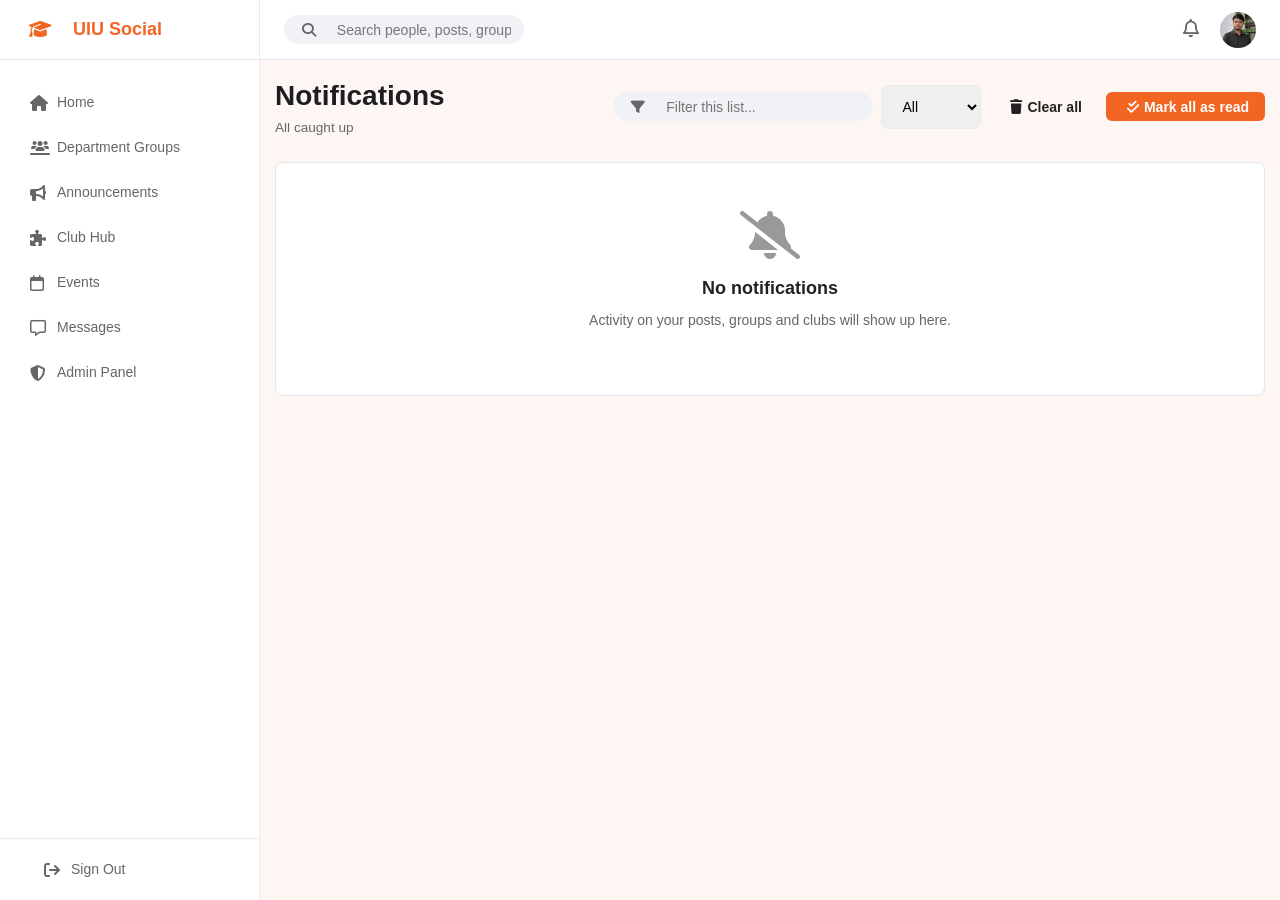
<file: notifications.html>
<!DOCTYPE html>
<html lang="en">

<head>
    <meta charset="UTF-8">
    <meta name="viewport" content="width=device-width, initial-scale=1.0">
    <title>Notifications - UIU Social</title>
    <link rel="stylesheet" href="css/style.css">
    <link rel="stylesheet" href="https://cdnjs.cloudflare.com/ajax/libs/font-awesome/6.4.0/css/all.min.css">
    <link rel="stylesheet" href="/css/notification.css">
</head>

<body>
    <div class="app-container">
        <aside class="sidebar">
            <div class="sidebar-logo"><i class="fa-solid fa-graduation-cap mr-2 text-primary"></i>
                <div><a href="index.html">UIU Social</a></div>
            </div>
            <nav class="sidebar-nav">
                <a href="index.html" class="nav-item"><i class="fa-solid fa-house"></i> Home</a>
                <a href="groups.html" class="nav-item"><i class="fa-solid fa-users-line"></i> Department Groups</a>
                <a href="announcements.html" class="nav-item">
                    <i class="fa-solid fa-bullhorn"></i> Announcements
                </a>
                <a href="club_hub.html" class="nav-item"><i class="fa-solid fa-puzzle-piece"></i> Club Hub</a>
                <a href="events.html" class="nav-item"><i class="fa-regular fa-calendar"></i> Events</a>
                <a href="messages.html" class="nav-item"><i class="fa-regular fa-message"></i> Messages</a>
                <a href="admin.html" class="nav-item"><i class="fa-solid fa-shield-halved"></i> Admin Panel</a>
            </nav>
            <div class="sidebar-footer"><a href="login.html" class="nav-item sign-out text-danger"><i
                        class="fa-solid fa-arrow-right-from-bracket"></i> Sign Out</a></div>
        </aside>
        <main class="main-content">
            <header class="top-header">
                <div class="search-bar">
                    <i class="fa-solid fa-magnifying-glass"></i>
                    <input type="text" placeholder="Search people, posts, groups, clubs, events...">
                </div>
                <div class="header-actions">
                    <div class="header-icon"><i class="fa-regular fa-bell"></i><span class="notification-badge"></span>
                    </div>
                    <div class="header-user"><img src="assets/images/students/kawsar.png?img=11" alt="User"
                            class="avatar"></div>
                </div>
            </header>
            <div class="page-content">
                <div class="d-flex justify-content-between align-items-center flex-wrap gap-2 mb-4">
                    <div>
                        <h1 class="page-title">Notifications</h1>
                        <span class="text-muted text-sm" id="notif-unread-count">Loading...</span>
                    </div>
                    <div class="d-flex gap-2 align-items-center">
                        <div class="search-bar" style="width:260px;">
                            <i class="fa-solid fa-filter"></i>
                            <input type="text" id="notif-filter-input" placeholder="Filter this list...">
                        </div>
                        <select class="form-control" id="notif-filter" style="width:auto;">
                            <option value="all">All</option>
                            <option value="unread">Unread</option>
                        </select>
                        <button class="btn btn-outline" id="clear-all"><i class="fa-solid fa-trash"></i> Clear
                            all</button>
                        <button class="btn btn-primary" id="mark-all-read"><i class="fa-solid fa-check-double"></i> Mark
                            all as read</button>
                    </div>
                </div>
                <div class="card" id="notif-list" style="padding:0;">
                    <div class="text-center text-muted p-4">Loading...</div>
                </div>
            </div>
        </main>
    </div>
    <script src="js/utils.js"></script>
    <script src="js/notifications.js"></script>
</body>

</html>
</file>
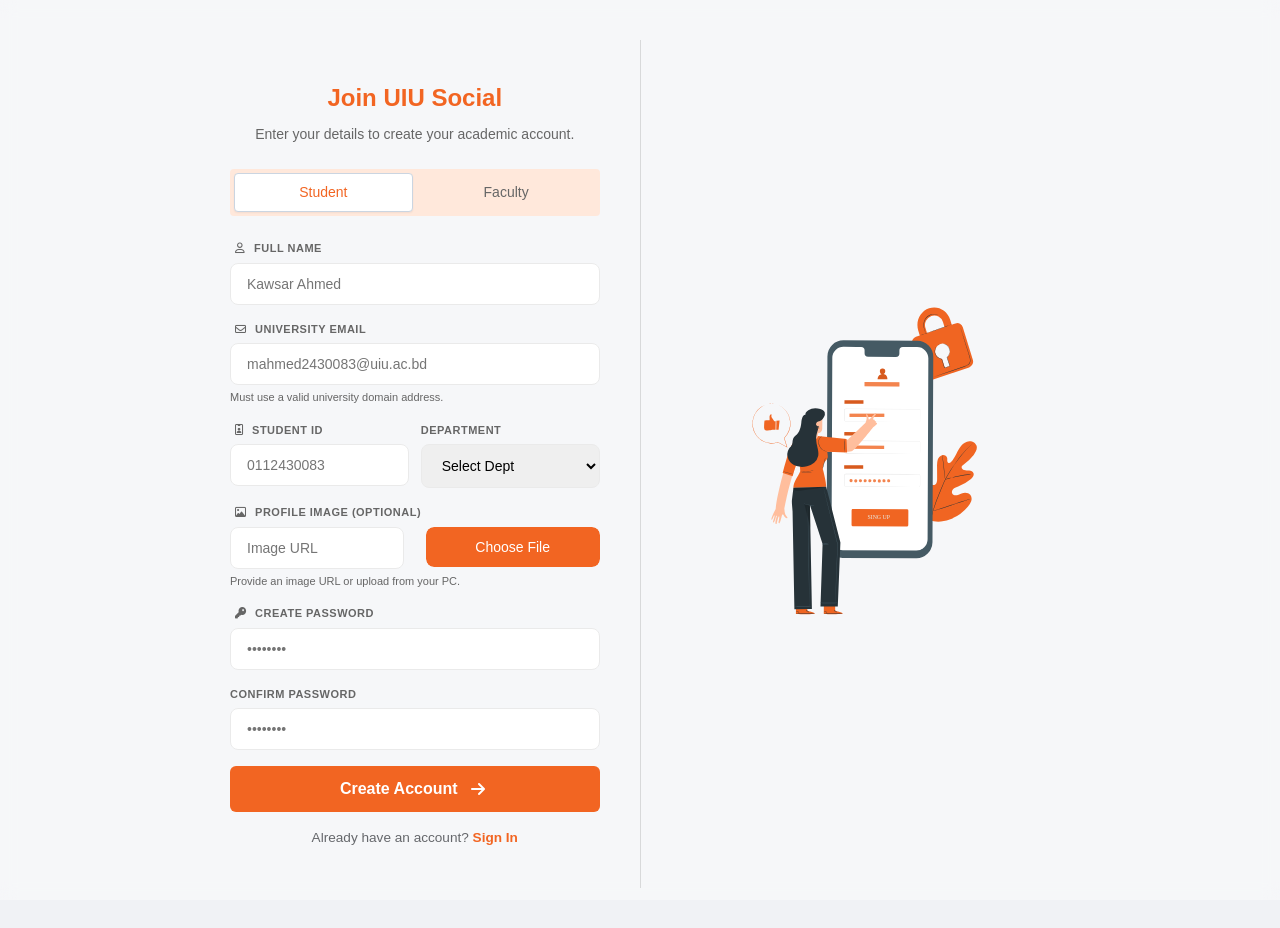
<file: register.html>
<!DOCTYPE html>
<html lang="en">

<head>
    <meta charset="UTF-8">
    <meta name="viewport" content="width=device-width, initial-scale=1.0">
    <title>Join UIU Social</title>
    <link rel="stylesheet" href="css/style.css">
    <link rel="stylesheet" href="https://cdnjs.cloudflare.com/ajax/libs/font-awesome/6.4.0/css/all.min.css">
    <link rel="stylesheet" href="css/register.css">
</head>

<body>
    <div class="login-overlay"></div>

    <div class="auth-container">
        <!-- Left -->
        <div class="auth-card">
            <h1 class="auth-title">Join UIU Social</h1>
            <p class="auth-subtitle">Enter your details to create your academic account.</p>

            <div class="auth-tabs">
                <div class="auth-tab active">Student</div>
                <div class="auth-tab">Faculty</div>
            </div>

            <form id="register-form">
                <div id="register-error" class="text-danger mb-3" style="display:none; font-size: 14px; text-align: center;"></div>
                <div class="form-group">
                    <label class="form-label"><i class="fa-regular fa-user"></i> Full Name</label>
                    <input type="text" id="reg-name" class="form-control" placeholder="Kawsar Ahmed" required>
                </div>

                <div class="form-group">
                    <label class="form-label"><i class="fa-regular fa-envelope"></i> University Email</label>
                    <input type="email" id="reg-email" class="form-control" placeholder="mahmed2430083@uiu.ac.bd" required>
                    <div class="help-text">Must use a valid university domain address.</div>
                </div>

                <div class="row">
                    <div class="col form-group" id="reg-student-id-col">
                        <label class="form-label"><i class="fa-regular fa-id-badge"></i> Student ID</label>
                        <input type="text" id="reg-student-id" class="form-control" placeholder="0112430083" required>
                    </div>
                    <div class="col form-group">
                        <label class="form-label">Department</label>
                        <select id="reg-department" class="form-control" required>
                            <option value="">Select Dept</option>
                            <option value="CSE">CSE</option>
                            <option value="EEE">EEE</option>
                            <option value="BBA">BBA</option>
                        </select>
                    </div>
                </div>

                <div class="form-group">
                    <label class="form-label"><i class="fa-regular fa-image"></i> Profile Image (Optional)</label>
                    <div class="row">
                        <div class="col" style="padding-right: 5px;">
                            <input type="url" id="reg-avatar-url" class="form-control" placeholder="Image URL">
                        </div>
                        <div class="col" style="padding-left: 5px;">
                            <input type="file" id="reg-avatar-file" class="form-control" accept="image/*">
                        </div>
                    </div>
                    <div class="help-text">Provide an image URL or upload from your PC.</div>
                </div>

                <div class="form-group">
                    <label class="form-label"><i class="fa-solid fa-key"></i> Create Password</label>
                    <input type="password" id="reg-password" class="form-control" placeholder="••••••••" required>
                </div>

                <div class="form-group">
                    <label class="form-label">Confirm Password</label>
                    <input type="password" id="reg-confirm-password" class="form-control" placeholder="••••••••" required>
                </div>

                <button type="submit" id="reg-btn" class="btn btn-primary btn-block">Create Account <i
                        class="fa-solid fa-arrow-right" style="margin-left: 8px;"></i></button>
            </form>

            <div class="text-center mt-3">
                <div class="text-muted text-sm">Already have an account? <a href="login.html"
                        class="text-primary fw-600">Sign In</a></div>
            </div>
        </div>

        <!-- Right -->
        <div class="auth-illustration">
            <img src="assets/images/svg/signup.svg" alt="Registration Illustration">
        </div>
    </div>

    <script src="js/login-register.js"></script>
</body>

</html>
</file>
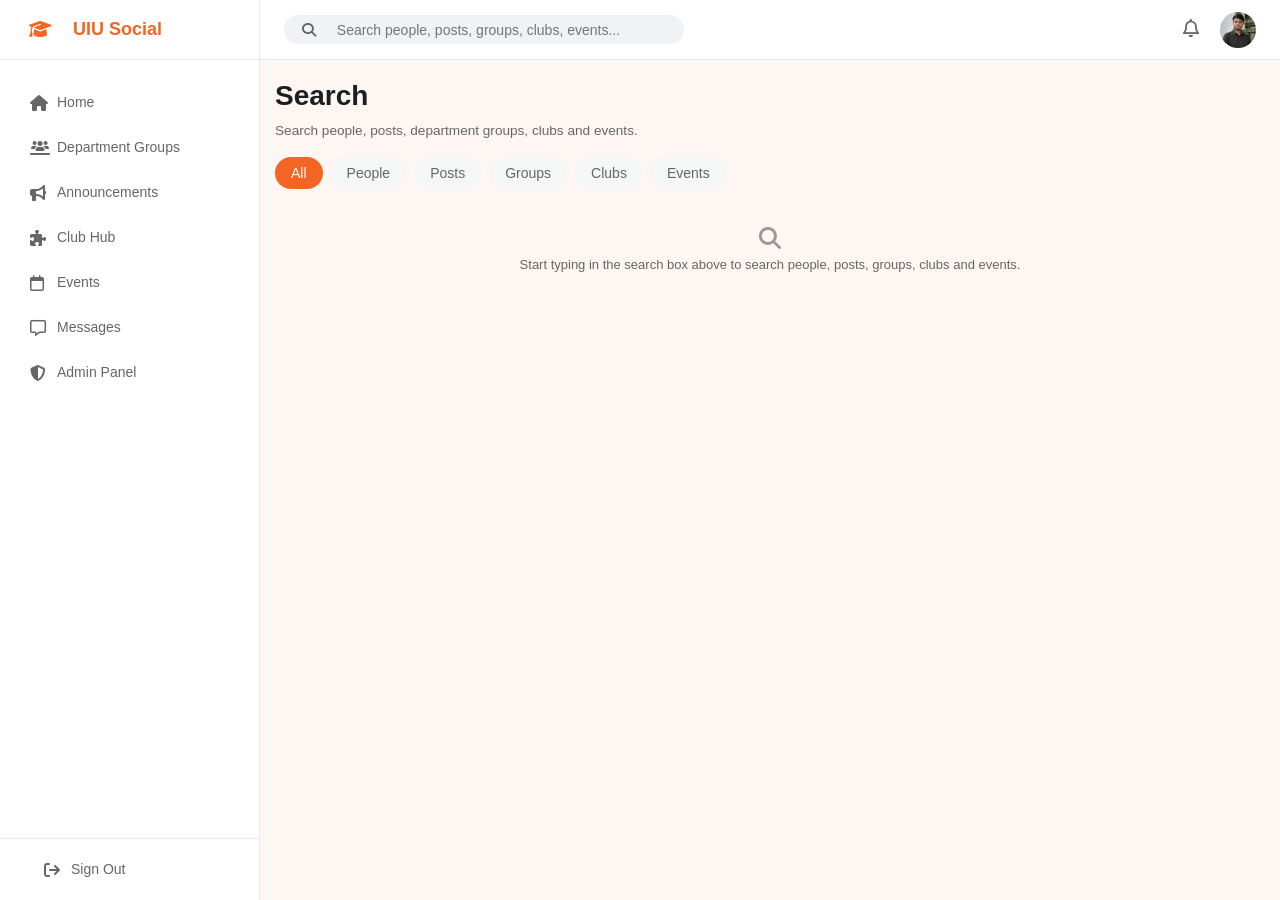
<file: search.html>
<!DOCTYPE html>
<html lang="en">
<head>
    <meta charset="UTF-8">
    <meta name="viewport" content="width=device-width, initial-scale=1.0">
    <title>Search - UIU Social</title>
    <link rel="stylesheet" href="css/style.css">
    <link rel="stylesheet" href="https://cdnjs.cloudflare.com/ajax/libs/font-awesome/6.4.0/css/all.min.css">
<link rel="stylesheet" href="/css/search.css">
</head>
<body>
    <div class="app-container">
        <aside class="sidebar">
            <div class="sidebar-logo"><i class="fa-solid fa-graduation-cap mr-2 text-primary"></i><div><a href="index.html">UIU Social</a></div></div>
            <nav class="sidebar-nav">
                <a href="index.html" class="nav-item"><i class="fa-solid fa-house"></i> Home</a>
                <a href="groups.html" class="nav-item"><i class="fa-solid fa-users-line"></i> Department Groups</a>
                <a href="announcements.html" class="nav-item">
                    <i class="fa-solid fa-bullhorn"></i> Announcements
                </a>
                <a href="club_hub.html" class="nav-item"><i class="fa-solid fa-puzzle-piece"></i> Club Hub</a>
                <a href="events.html" class="nav-item"><i class="fa-regular fa-calendar"></i> Events</a>
                <a href="messages.html" class="nav-item"><i class="fa-regular fa-message"></i> Messages</a>
                <a href="admin.html" class="nav-item"><i class="fa-solid fa-shield-halved"></i> Admin Panel</a>
            </nav>
            <div class="sidebar-footer"><a href="login.html" class="nav-item sign-out text-danger"><i class="fa-solid fa-arrow-right-from-bracket"></i> Sign Out</a></div>
        </aside>
        <main class="main-content">
            <header class="top-header">
                                <div class="search-bar" style="width:400px;"><i class="fa-solid fa-magnifying-glass"></i><input type="text" id="global-search" placeholder="Search people, posts, groups, clubs, events..."></div>
                <div class="header-actions">
                    <div class="header-icon"><i class="fa-regular fa-bell"></i><span class="notification-badge"></span></div>
                    <div class="header-user"><img src="assets/images/students/kawsar.png?img=11" alt="User" class="avatar"></div>
                </div>
            </header>
            <div class="page-content">
                <h1 class="page-title mb-1">Search</h1>
                <p class="text-muted text-sm mb-3" id="search-summary">Search people, posts, department groups, clubs and events.</p>
                <div class="search-tabs mb-3" style="display:flex;gap:8px;flex-wrap:wrap;">
                    <button class="tab active" data-type="all">All</button>
                    <button class="tab" data-type="people">People</button>
                    <button class="tab" data-type="posts">Posts</button>
                    <button class="tab" data-type="groups">Groups</button>
                    <button class="tab" data-type="clubs">Clubs</button>
                    <button class="tab" data-type="events">Events</button>
                </div>
                <div id="search-results" class="search-results-grid"></div>
                <div class="text-center mt-3" id="search-more-wrap" style="display:none;">
                    <button class="btn btn-outline" id="search-load-more"><i class="fa-solid fa-arrow-down"></i> Load more</button>
                </div>
            </div>
        </main>
    </div>
    <script src="js/utils.js"></script>
    <script src="js/search.js"></script>
</body>
</html>
</file>
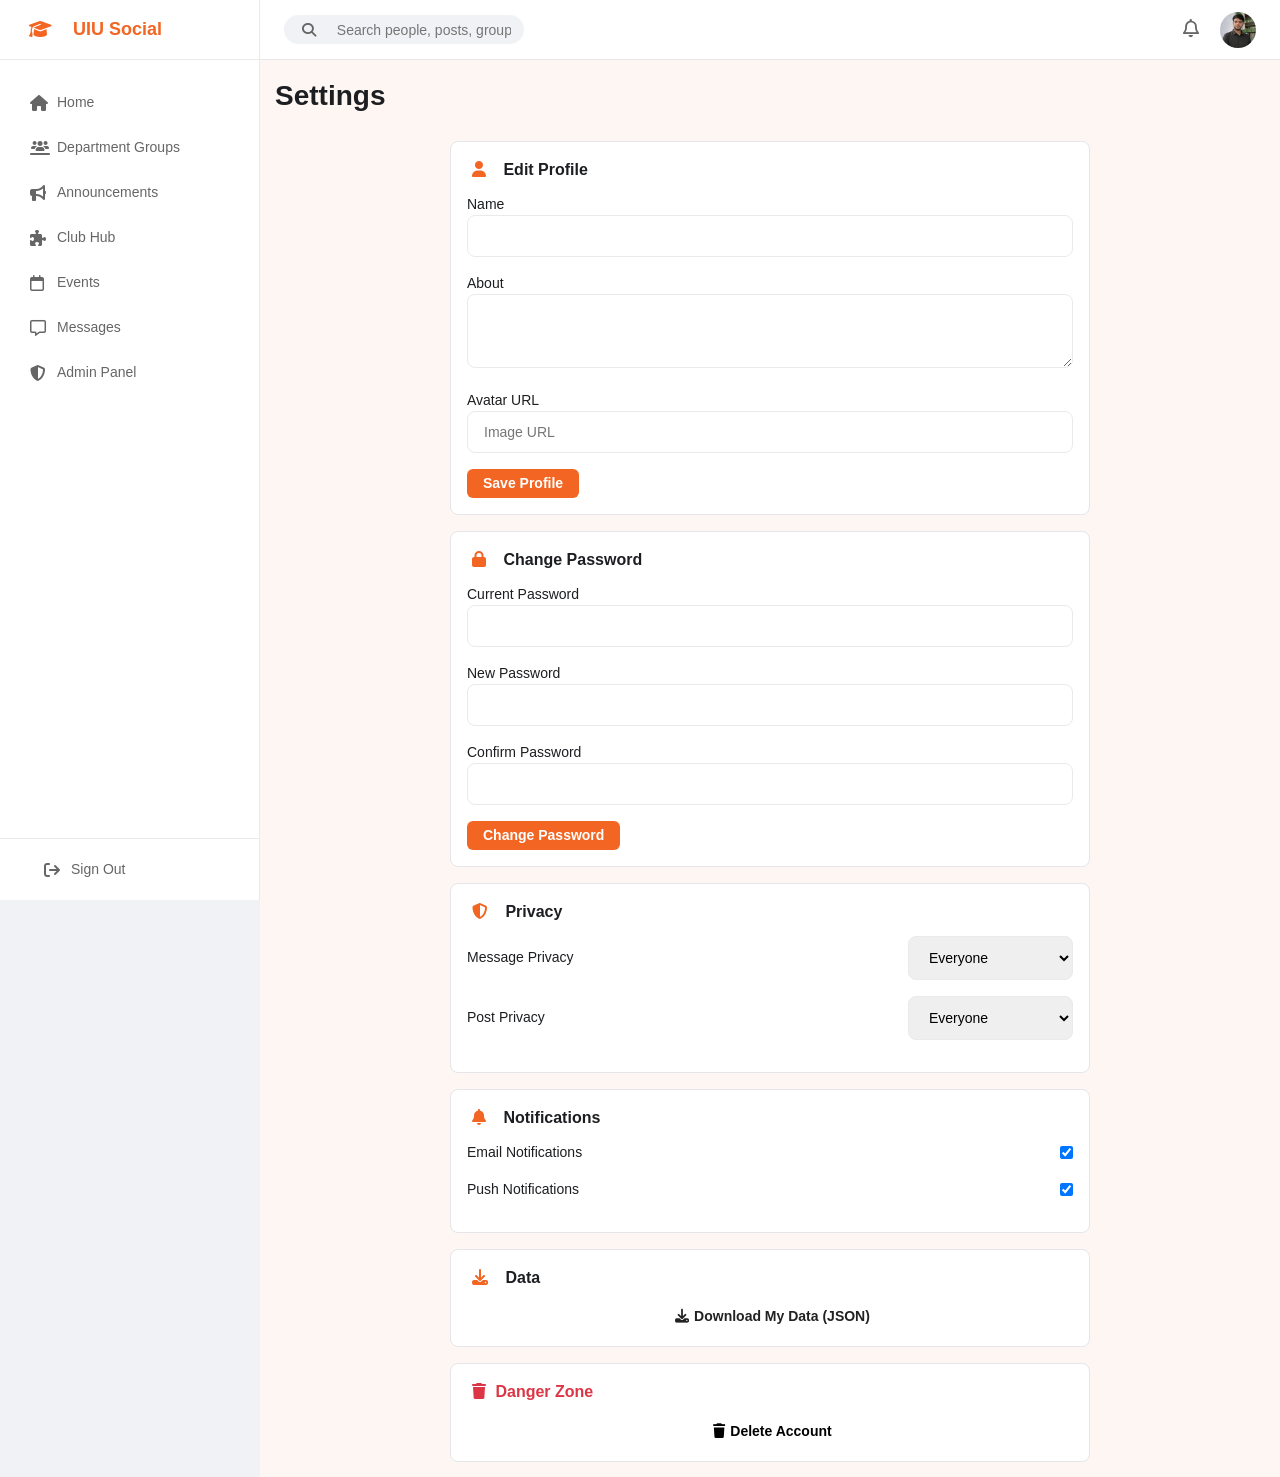
<file: settings.html>
<!DOCTYPE html>
<html lang="en">
<head>
    <meta charset="UTF-8">
    <meta name="viewport" content="width=device-width, initial-scale=1.0">
    <title>Settings - UIU Social</title>
    <link rel="stylesheet" href="css/style.css">
    <link rel="stylesheet" href="css/profile.css">
    <link rel="stylesheet" href="https://cdnjs.cloudflare.com/ajax/libs/font-awesome/6.4.0/css/all.min.css">
</head>
<body>
    <div class="app-container">
        <aside class="sidebar">
            <div class="sidebar-logo"><i class="fa-solid fa-graduation-cap mr-2 text-primary"></i><div><a href="index.html">UIU Social</a></div></div>
            <nav class="sidebar-nav">
                <a href="index.html" class="nav-item"><i class="fa-solid fa-house"></i> Home</a>
                <a href="groups.html" class="nav-item"><i class="fa-solid fa-users-line"></i> Department Groups</a>
                <a href="announcements.html" class="nav-item">
                    <i class="fa-solid fa-bullhorn"></i> Announcements
                </a>
                <a href="club_hub.html" class="nav-item"><i class="fa-solid fa-puzzle-piece"></i> Club Hub</a>
                <a href="events.html" class="nav-item"><i class="fa-regular fa-calendar"></i> Events</a>
                <a href="messages.html" class="nav-item"><i class="fa-regular fa-message"></i> Messages</a>
                <a href="admin.html" class="nav-item"><i class="fa-solid fa-shield-halved"></i> Admin Panel</a>
            </nav>
            <div class="sidebar-footer"><a href="login.html" class="nav-item sign-out text-danger"><i class="fa-solid fa-arrow-right-from-bracket"></i> Sign Out</a></div>
        </aside>
        <main class="main-content-container">
            <header class="top-header">
                <div class="search-bar">
    <i class="fa-solid fa-magnifying-glass"></i>
    <input type="text" placeholder="Search people, posts, groups, clubs, events...">
</div>
                <div class="header-actions">
                    <div class="header-icon"><i class="fa-regular fa-bell"></i><span class="notification-badge"></span></div>
                    <div class="header-user"><img src="assets/images/students/kawsar.png?img=11" alt="User" class="avatar"></div>
                </div>
            </header>
            <div class="main-content">
                <div class="page-content">
                    <h1 class="page-title mb-4">Settings</h1>
                    <div class="feed-section" style="max-width:640px;">
                        <div class="card mb-3">
                            <h4 class="card-title"><i class="fa-solid fa-user text-primary mr-2"></i> Edit Profile</h4>
                            <form id="settings-profile-form">
                                <div class="mb-3"><label class="form-label">Name</label><input class="form-control" name="name" id="settings-name" required></div>
                                <div class="mb-3"><label class="form-label">About</label><textarea class="form-control" name="about" id="settings-about" rows="3"></textarea></div>
                                <div class="mb-3"><label class="form-label">Avatar URL</label><input type="url" class="form-control" name="avatar_url" placeholder="Image URL"></div>
                                <button type="submit" class="btn btn-primary">Save Profile</button>
                            </form>
                        </div>
                        <div class="card mb-3">
                            <h4 class="card-title"><i class="fa-solid fa-lock text-primary mr-2"></i> Change Password</h4>
                            <form id="settings-password-form">
                                <div class="mb-3"><label class="form-label">Current Password</label><input type="password" class="form-control" name="current_password" required></div>
                                <div class="mb-3"><label class="form-label">New Password</label><input type="password" class="form-control" name="new_password" required></div>
                                <div class="mb-3"><label class="form-label">Confirm Password</label><input type="password" class="form-control" name="confirm_password" required></div>
                                <button type="submit" class="btn btn-primary">Change Password</button>
                            </form>
                        </div>
                        <div class="card mb-3">
                            <h4 class="card-title"><i class="fa-solid fa-shield-halved text-primary mr-2"></i> Privacy</h4>
                            <div class="mb-3"><label class="d-flex justify-content-between align-items-center"><span>Message Privacy</span>
                                <select class="form-control" name="message_privacy" style="width:auto;"><option value="everyone">Everyone</option><option value="connections">Connections Only</option><option value="none">No One</option></select>
                            </label></div>
                            <div class="mb-3"><label class="d-flex justify-content-between align-items-center"><span>Post Privacy</span>
                                <select class="form-control" name="post_privacy" style="width:auto;"><option value="everyone">Everyone</option><option value="connections">Connections Only</option><option value="none">No One</option></select>
                            </label></div>
                        </div>
                        <div class="card mb-3">
                            <h4 class="card-title"><i class="fa-solid fa-bell text-primary mr-2"></i> Notifications</h4>
                            <div class="mb-3"><label class="d-flex justify-content-between align-items-center"><span>Email Notifications</span><input type="checkbox" name="email_notifications" checked></label></div>
                            <div class="mb-3"><label class="d-flex justify-content-between align-items-center"><span>Push Notifications</span><input type="checkbox" name="push_notifications" checked></label></div>
                        </div>
                        <div class="card mb-3">
                            <h4 class="card-title"><i class="fa-solid fa-download text-primary mr-2"></i> Data</h4>
                            <button class="btn btn-outline" id="download-data"><i class="fa-solid fa-download"></i> Download My Data (JSON)</button>
                        </div>
                        <div class="card">
                            <h4 class="card-title text-danger"><i class="fa-solid fa-trash"></i> Danger Zone</h4>
                            <button class="btn btn-danger" id="delete-account"><i class="fa-solid fa-trash"></i> Delete Account</button>
                        </div>
                    </div>
                </div>
            </div>
        </main>
    </div>
    <script src="js/utils.js"></script>
    <script src="js/settings.js"></script>
</body>
</html>
</file>
<file: css/style.css>
@import url('https://fonts.googleapis.com/css2?family=Inter:wght@300;400;500;600;700&display=swap');

:root {
  --primary-color: #f06522;
  --primary-hover: #d95a1e;
  --secondary-color: #f7f9fa;
  --text-main: #222222;
  --text-muted: #666666;
  --text-light: #999999;
  --bg-body: #f4f7f6;
  --bg-surface: #ffffff;
  --border-color: #eaeaea;
  --danger-color: #dc3545;
  --success-color: #28a745;
  --warning-color: #ffc107;
  --info-color: #17a2b8;
  --badge-faculty-bg: #e9ecef;
  --badge-faculty-text: #6c757d;
  --badge-student-bg: #cce5ff;
  --badge-student-text: #004085;
  --badge-alumni-bg: #f8d7da;
  --badge-alumni-text: #721c24;
  --font-family: 'Inter', sans-serif;
  --font-size-xs: 12px;
  --font-size-sm: 14px;
  --font-size-base: 16px;
  --font-size-lg: 18px;
  --font-size-xl: 20px;
  --font-size-xxl: 24px;
  --sidebar-width: 260px;
  --header-height: 70px;
  --radius-sm: 4px;
  --radius-md: 8px;
  --radius-lg: 12px;
  --radius-xl: 16px;
  --radius-round: 50%;
  --shadow-sm: 0 1px 2px rgba(0, 0, 0, 0.05);
  --shadow-md: 0 4px 6px rgba(0, 0, 0, 0.05);
  --shadow-lg: 0 10px 15px rgba(0, 0, 0, 0.05);
}

* {
  box-sizing: border-box;
  margin: 0;
  padding: 0;
}

body {
  font-family: var(--font-family);
  background-color: var(--bg-body);
  color: var(--text-main);
  font-size: var(--font-size-sm);
  line-height: 1.5;
  -webkit-font-smoothing: antialiased;
}

a {
  text-decoration: none;
  color: inherit;
}

ul,
ol {
  list-style: none;
}

i{
  padding: 0 5px;
}

img {
  max-width: 100%;
  height: auto;
  display: block;
}

button {
  cursor: pointer;
  font-family: inherit;
  border: none;
  background: none;
}

input,
textarea,
select {
  font-family: inherit;
}

.d-flex {
  display: flex;
}

.flex-column {
  flex-direction: column;
}

.align-items-center {
  align-items: center;
}

.justify-content-between {
  justify-content: space-between;
}

.justify-content-center {
  justify-content: center;
}

.gap-1 {
  gap: 8px;
}

.gap-2 {
  gap: 16px;
}

.gap-3 {
  gap: 24px;
}

.w-100 {
  width: 100%;
}

.h-100 {
  height: 100%;
}

.text-primary {
  color: var(--primary-color);
}

.text-muted {
  color: var(--text-muted);
}

.text-danger {
  color: var(--danger-color);
}

.text-success {
  color: var(--success-color);
}

.fw-500 {
  font-weight: 500;
}

.fw-600 {
  font-weight: 600;
}

.fw-700 {
  font-weight: 700;
}

.card {
  background-color: var(--bg-surface);
  border: 1px solid var(--border-color);
  border-radius: var(--radius-md);
  padding: 20px;
  display: flex;
  flex-direction: column;
}

.btn {
  display: inline-flex;
  align-items: center;
  justify-content: center;
  padding: 8px 16px;
  border-radius: var(--radius-sm);
  font-weight: 500;
  font-size: var(--font-size-sm);
  transition: all 0.2s ease;
}

.btn-primary {
  background-color: var(--primary-color);
  color: white;
}

.btn-primary:hover {
  background-color: var(--primary-hover);
}

.btn-pending{
  display: inline-flex;
  align-items: center;
  justify-content: center;
  padding: 8px 16px;
  border-radius: var(--radius-sm);
  font-weight: 500;
  font-size: var(--font-size-sm);
  transition: all 0.2s ease;
  background-color: yellow!important;
}

.btn-outline {
  background-color: transparent;
  border: 1px solid var(--border-color);
  color: var(--text-main);
}

.btn-outline:hover {
  border-color: var(--primary-color);
  color: var(--primary-color);
}

.form-control {
  width: 100%;
  padding: 12px 16px;
  border: 1px solid var(--border-color);
  border-radius: var(--radius-md);
  font-size: var(--font-size-sm);
  transition: all 0.2s;
  box-sizing: border-box;
}

.form-control:focus {
  outline: none;
  border-color: var(--primary-color);
}

.badge {
  padding: 4px 8px;
  border-radius: var(--radius-sm);
  font-size: 11px;
  font-weight: 600;
  text-transform: uppercase;
  letter-spacing: 0.5px;
}

.avatar {
  width: 40px;
  height: 40px;
  border-radius: var(--radius-round);
  object-fit: cover;
}

.app-container {
  display: flex;
  min-height: 100vh;
}

.sidebar {
  width: var(--sidebar-width);
  background-color: var(--bg-surface);
  border-right: 1px solid var(--border-color);
  display: flex;
  flex-direction: column;
  position: fixed;
  top: 0;
  left: 0;
  height: 100vh;
  z-index: 100;
  width: 260px;
}

.sidebar-logo {
  padding: 10px 24px;
  height: 60px;
  font-size: var(--font-size-lg);
  font-weight: 700;
  color: var(--primary-color);
  display: flex;
  align-items: center;
  gap: 8px;
  border-bottom: 1px solid var(--border-color);
}

.sidebar-nav {
  flex: 1;
  padding: 20px 10px;
  overflow-y: auto;
}

.nav-item {
  display: flex;
  align-items: center;
  gap: 12px;
  padding: 12px 15px;
  color: var(--text-muted);
  font-weight: 500;
  transition: all 0.2s;
}

.nav-item:hover {
  background-color: var(--secondary-color);
  color: var(--primary-color);
  border-radius: 8px;
}

.nav-item.active {
  color: var(--primary-color);
  background-color: #fff4ed;
  border-radius: 8px;
}

.nav-item i {
  width: 20px;
  text-align: center;
  font-size: 16px;
}

.sidebar-footer {
  padding: 8px 24px;
  border-top: 1px solid var(--border-color);
}

.top-header {
  height: var(--header-height);
  background-color: var(--bg-surface);
  border-bottom: 1px solid var(--border-color);
  display: flex;
  align-items: center;
  justify-content: space-between;
  padding: 0 32px;
  position: sticky;
  top: 0;
  z-index: 90;
}

.search-bar {
  display: flex;
  align-items: center;
  background-color: var(--bg-body);
  border-radius: var(--radius-md);
  padding: 8px 16px;
  width: 300px;
}

.search-bar i {
  color: var(--text-muted);
  margin-right: 8px;
}

.search-bar input {
  border: none;
  background: transparent;
  width: 100%;
  outline: none;
  font-size: var(--font-size-sm);
}

.header-actions {
  display: flex;
  align-items: center;
  gap: 20px;
}

.header-icon {
  color: var(--text-muted);
  font-size: 18px;
  cursor: pointer;
  position: relative;
}

.header-icon:hover {
  color: var(--primary-color);
}

.header-user {
  display: flex;
  align-items: center;
  gap: 12px;
  cursor: pointer;
}

.header-user-info {
  display: flex;
  flex-direction: column;
  align-items: flex-end;
}

.header-user-name {
  font-weight: 600;
  font-size: 13px;
}

.header-user-role {
  font-size: 11px;
  color: var(--primary-color);
  text-transform: uppercase;
}

.page-content {
  padding: 15px;
}

.sidebar-section {
  padding: 24px;
}

.section-title {
  font-size: 11px;
  text-transform: uppercase;
  color: var(--text-light);
  letter-spacing: 0.5px;
  margin-bottom: 12px;
}

.community-list li {
  margin-bottom: 10px;
  font-size: 13px;
  font-weight: 500;
  display: flex;
  align-items: center;
  gap: 8px;
}

.dot {
  width: 8px;
  height: 8px;
  border-radius: var(--radius-round);
  display: inline-block;
}

.dot.text-danger {
  background-color: var(--danger-color);
}

.dot.text-primary {
  background-color: var(--primary-color);
}

.header-nav-tabs {
  display: flex;
  gap: 30px;
  height: 100%;
}

.header-nav-tabs .tab {
  display: flex;
  align-items: center;
  font-weight: 500;
  color: var(--text-muted);
  border-bottom: 2px solid transparent;
}

.header-nav-tabs .tab.active {
  color: var(--primary-color);
  border-bottom: 2px solid var(--primary-color);
}

.notification-badge {
  position: absolute;
  top: -6px;
  right: -8px;
  min-width: 16px;
  height: 16px;
  padding: 0 4px;
  background-color: var(--danger-color);
  color: #fff;
  font-size: 10px;
  font-weight: 600;
  line-height: 16px;
  text-align: center;
  border-radius: 8px;
  box-shadow: 0 0 0 2px var(--bg-surface);
  display: none;
  align-items: center;
  justify-content: center;
}

.feed-section {
  width: 100%;
  margin-left: auto;
  margin-right: auto;
}

.right-sidebar {
  flex: 1;
  max-width: 350px;
}

.post-input {
  width: 100%;
  border: 1px solid var(--border-color);
  border-radius: var(--radius-md);
  padding: 10px 16px;
  background-color: var(--bg-body);
}

.post-actions {
  display: flex;
  justify-content: space-between;
  align-items: center;
  margin-top: 12px;
  border-top: 1px solid var(--border-color);
  padding-top: 12px;
}

.btn-action {
  color: var(--text-muted);
}

.btn-action:hover {
  background-color: var(--bg-body);
  color: var(--primary-color);
}

.recent-activity-divider {
  display: flex;
  align-items: center;
  text-align: center;
  color: var(--text-light);
  font-size: 11px;
  font-weight: 600;
  letter-spacing: 1px;
}

.recent-activity-divider::before,
.recent-activity-divider::after {
  content: '';
  flex: 1;
  border-bottom: 1px solid var(--border-color);
}

.recent-activity-divider span {
  padding: 0 10px;
}

.badge.faculty {
  background-color: var(--badge-faculty-bg);
  color: var(--badge-faculty-text);
}

.badge.student {
  background-color: var(--badge-student-bg);
  color: var(--badge-student-text);
}

.post-author {
  font-weight: 600;
  font-size: 15px;
  display: flex;
  align-items: center;
  gap: 8px;
}

.post-meta {
  font-size: 12px;
  color: var(--text-muted);
}

.post-image {
  border-radius: var(--radius-md);
  width: 100%;
  object-fit: cover;
}

.post-stat {
  font-size: 14px;
  color: var(--text-muted);
  cursor: pointer;
}

.post-stat i {
  margin-right: 4px;
}

.mb-1 {
  margin-bottom: 4px;
}

.mb-2 {
  margin-bottom: 8px;
}

.mb-3 {
  margin-bottom: 16px;
}

.mb-4 {
  margin-bottom: 24px;
}

.mt-2 {
  margin-top: 8px;
}

.mt-3 {
  margin-top: 16px;
}

.mt-4 {
  margin-top: 24px;
}

.p-0 {
  padding: 0 !important;
}

.p-3 {
  padding: 16px !important;
}

.text-sm {
  font-size: 12px;
}

.text-center {
  text-align: center;
}

.bg-primary {
  background-color: var(--primary-color);
}

.text-white {
  color: white !important;
}

.position-relative {
  position: relative;
}

.mr-2 {
  margin-right: 8px;
}

.event-date {
  background-color: #fff4ed;
  color: var(--primary-color);
  padding: 8px 12px;
  border-radius: var(--radius-sm);
  display: flex;
  align-items: center;
  justify-content: center;
  flex-direction: column;
  align-items: center;
  min-width: 50px;
}

.event-date span {
  font-size: 10px;
  font-weight: 600;
}

.event-date strong {
  font-size: 18px;
  line-height: 1;
}

.online-indicator {
  position: absolute;
  bottom: 0;
  right: 0;
  width: 10px;
  height: 10px;
  background-color: var(--success-color);
  border: 2px solid white;
  border-radius: var(--radius-round);
}

:root {
  --primary-color: #f26522;
  --radius-md: 8px;
}

body {
  margin: 0;
  font-family: -apple-system, BlinkMacSystemFont, "Segoe UI", Roboto, Helvetica, Arial, sans-serif;
  background-color: #f0f2f5;
  color: #1c1e21;
}

.app-container {
  display: flex;
  min-height: 100vh;
}

.sidebar-section {
  margin-top: 1.5rem;
}

.section-title {
  font-size: 0.75rem;
  color: #8a8d91;
  margin-bottom: 0.5rem;
}

.community-list {
  list-style: none;
  padding: 0;
  margin: 0;
  font-size: 0.9rem;
}

.community-list li {
  padding: 0.4rem 0;
  display: flex;
  align-items: center;
  gap: 0.5rem;
}

.dot {
  width: 8px;
  height: 8px;
  border-radius: 50%;
  display: inline-block;
}

.dot.text-danger {
  background-color: #dc3545;
}

.dot.text-primary {
  background-color: var(--primary-color);
}

.top-header {
  background: #fff;
  height: 60px;
  border-bottom: 1px solid #e4e6eb;
  display: flex;
  align-items: center;
  justify-content: space-between;
  padding: 0 1.5rem;
  position: sticky;
  top: 0;
  z-index: 100;
}

.search-bar {
  background: #f0f2f5;
  padding: 0.4rem 0.8rem;
  border-radius: 20px;
  display: flex;
  align-items: center;
  gap: 0.5rem;
  width: 240px;
}

.search-bar input {
  border: none;
  background: transparent;
  outline: none;
  width: 100%;
}

.header-nav-tabs {
  display: flex;
  gap: 1.5rem;
  height: 100%;
}

.header-nav-tabs .tab {
  display: flex;
  align-items: center;
  text-decoration: none;
  color: #65676b;
  font-weight: 600;
  border-bottom: 3px solid transparent;
  padding: 0 0.5rem;
}

.header-nav-tabs .tab.active {
  color: var(--primary-color);
  border-bottom-color: var(--primary-color);
}

.header-actions {
  display: flex;
  align-items: center;
  gap: 1rem;
}

.avatar {
  width: 36px;
  height: 36px;
  border-radius: 50%;
  object-fit: cover;
}

.d-flex {
  display: flex;
}

.justify-content-center {
  justify-content: center;
}

.justify-content-between {
  justify-content: space-between;
}

.align-items-center {
  align-items: center;
}

.align-items-start {
  align-items: flex-start;
}

.flex-column {
  flex-direction: column;
}

.flex-wrap {
  flex-wrap: wrap;
}

.gap-2 {
  gap: 0.5rem;
}

.gap-3 {
  gap: 1rem;
}

.mb-1 {
  margin-bottom: 0.25rem;
}

.mb-2 {
  margin-bottom: 0.5rem;
}

.mb-3 {
  margin-bottom: 1rem;
}

.mt-2 {
  margin-top: 0.5rem;
}

.mt-3 {
  margin-top: 1rem;
}

.m-0 {
  margin: 0;
}

.p-0 {
  padding: 0 !important;
}

.p-3 {
  padding: 1rem;
}

.card {
  background: #fff;
  border-radius: var(--radius-md);
  padding: 1rem;
  border: 1px solid #e4e6eb;
  box-sizing: border-box;
}

.card-title {
  margin: 0 0 0.75rem 0;
  font-size: 1rem;
}

.right-sidebar {
  width: 280px;
}

.border-top {
  border-top: 1px solid #e4e6eb;
}

.comment-body {
  border-radius: 12px;
  background-color: #f0f2f5;
  padding: 0.5rem;
  flex: 1;
}

.comment-input {
  width: 100%;
  padding: 6px 14px;
  border: 1px solid #dcdfe6;
  outline: none;
  box-sizing: border-box;
}

.comment-input:focus {
  border-color: var(--primary-color);
}

.post-input {
  width: 100%;
  border: none;
  background: #f0f2f5;
  border-radius: 20px;
  padding: 0.5rem 1rem;
  outline: none;
}

.btn {
  border: none;
  padding: 0.4rem 1rem;
  border-radius: 6px;
  cursor: pointer;
  font-weight: 600;
}

.btn-primary {
  background-color: var(--primary-color);
  color: #fff;
}

.btn-action {
  background-color: #f0f2f5;
  color: #050505;
}

.btn-sm {
  padding: 0.25rem 0.6rem;
  font-size: 0.85rem;
}

.badge {
  font-size: 0.7rem;
  padding: 2px 6px;
  border-radius: 4px;
  font-weight: bold;
}

.badge.faculty {
  background: #ffebe6;
  color: var(--primary-color);
}

.badge.student {
  background: #e7f3ff;
  color: #1877f2;
}

.text-primary {
  color: var(--primary-color);
}

.text-muted {
  color: #65676b;
}

.text-sm {
  font-size: 0.85rem;
}

.fw-600 {
  font-weight: 600;
}

.w-100 {
  width: 100%;
}

.post-image {
  width: 100%;
  max-height: 350px;
  object-fit: cover;
  border-radius: var(--radius-md);
}

.online-indicator {
  width: 8px;
  height: 8px;
  background: #31a24c;
  border-radius: 50%;
  position: absolute;
  bottom: 0;
  right: 0;
  border: 2px solid #fff;
}

.position-relative {
  position: relative;
}

.people-grid {
  display: flex;
  flex-wrap: wrap;
  gap: 1rem;
}

.person-card {
  flex: 1 1 calc(50% - 0.5rem);
  min-width: 220px;
  background: #fff;
  border-radius: 8px;
  padding: 1rem;
  border: 1px solid #e4e6eb;
  display: flex;
  flex-direction: column;
  align-items: center;
  text-align: center;
  transition: 0.1s;
}

.person-card:hover {
  border-color: var(--primary-color);
}

.main-content-container {
  margin-left: var(--sidebar-width);
  width: calc(100% - var(--sidebar-width));
  min-height: 100vh;
  box-sizing: border-box;
  flex: 1;
}

.top-header {
  width: 100%;
}

.main-content {
  width: 100%;
  margin: 0;
  display: flex;
  flex-direction: column;
  background-color: #fdf6f2;
  min-height: 100vh;
  box-sizing: border-box;
}

.app-container>.main-content {
  margin-left: var(--sidebar-width);
  width: calc(100% - var(--sidebar-width));
}

.user-profile-link,
[data-user-id],
.header-user,
.header-user .avatar,
.chat-avatar-wrapper,
.contact-item {
  cursor: pointer;
}

.category-pills {
  display: flex;
  gap: 12px;
  flex-wrap: wrap;
}

.category-pills .pill {
  padding: 8px 16px;
  border-radius: 20px;
  background-color: #fae6d8;
  color: #8c3b16;
  border: none;
  font-size: 13px;
  font-weight: 600;
  cursor: pointer;
  transition: all 0.2s ease;
}

.category-pills .pill:hover {
  background-color: #f5d4bf;
}

.category-pills .pill.active {
  background-color: #f57c00;
  color: white;
}

.report-modal {
  position: fixed;
  top: 0;
  left: 0;
  width: 100%;
  height: 100%;
  background: rgba(0, 0, 0, 0.6);
  backdrop-filter: blur(4px);
  z-index: 9999;
  display: none;
  align-items: center;
  justify-content: center;
  animation: fadeIn 0.3s ease;
}

.report-modal.show {
  display: flex;
}

.report-modal-content {
  background: #fff;
  border-radius: 16px;
  max-width: 520px;
  width: 90%;
  max-height: 90vh;
  overflow-y: auto;
  box-shadow: 0 20px 60px rgba(0, 0, 0, 0.3);
  animation: slideUp 0.3s ease;
}

.report-modal-header {
  display: flex;
  align-items: center;
  justify-content: space-between;
  padding: 20px 24px;
  border-bottom: 1px solid #e4e6eb;
}

.report-modal-header h3 {
  margin: 0;
  font-size: 18px;
  display: flex;
  align-items: center;
  gap: 10px;
}

.report-modal-close {
  background: none;
  border: none;
  font-size: 28px;
  color: #65676b;
  cursor: pointer;
  padding: 0 4px;
  transition: color 0.2s;
}

.report-modal-close:hover {
  color: #1c1e21;
}

.report-modal-body {
  padding: 20px 24px;
}

.report-modal-subtitle {
  color: #65676b;
  font-size: 14px;
  margin: 0 0 16px 0;
}

.report-options {
  display: flex;
  flex-direction: column;
  gap: 8px;
}

.report-option {
  display: block;
  padding: 12px 16px;
  border: 2px solid #e4e6eb;
  border-radius: 12px;
  cursor: pointer;
  transition: all 0.2s ease;
}

.report-option:hover {
  border-color: #f26522;
  background: #fdf6f2;
}

.report-option input[type="radio"] {
  display: none;
}

.report-option:has(input:checked) {
  border-color: #f26522;
  background: #fdf6f2;
  box-shadow: 0 0 0 4px rgba(242, 101, 34, 0.1);
}

.report-option-content {
  display: flex;
  align-items: center;
  gap: 12px;
}

.report-option-content i {
  font-size: 20px;
  color: #65676b;
  width: 24px;
  text-align: center;
}

.report-option:has(input:checked) .report-option-content i {
  color: #f26522;
}

.report-option-title {
  display: block;
  font-weight: 600;
  font-size: 14px;
  color: #1c1e21;
}

.report-option-desc {
  display: block;
  font-size: 12px;
  color: #65676b;
  margin-top: 2px;
}

.report-additional-details {
  margin-top: 16px;
  padding-top: 16px;
  border-top: 1px solid #e4e6eb;
}

.report-additional-details label {
  display: block;
  font-weight: 500;
  font-size: 13px;
  color: #1c1e21;
  margin-bottom: 6px;
}

.report-additional-details textarea {
  width: 100%;
  padding: 10px 12px;
  border: 2px solid #e4e6eb;
  border-radius: 8px;
  font-family: inherit;
  font-size: 14px;
  resize: vertical;
  min-height: 80px;
  transition: border-color 0.2s;
}

.report-additional-details textarea:focus {
  outline: none;
  border-color: #f26522;
}

.report-modal-footer {
  padding: 16px 24px 24px;
  border-top: 1px solid #e4e6eb;
  display: flex;
  justify-content: flex-end;
  gap: 12px;
}

.report-modal-footer .btn {
  padding: 8px 20px;
  border-radius: 8px;
  font-size: 14px;
  font-weight: 600;
}

.report-modal-footer .btn-danger {
  background-color: #dc3545;
  color: #fff;
}

.report-modal-footer .btn-danger:hover {
  background-color: #c82333;
}

.report-modal-footer .btn-outline {
  background: transparent;
  border: 2px solid #e4e6eb;
  color: #1c1e21;
}

.report-modal-footer .btn-outline:hover {
  background: #f0f2f5;
}

.report-toast {
  position: fixed;
  bottom: 30px;
  left: 45%;
  background: #28a745;
  color: #fff;
  padding: 12px 24px;
  border-radius: 8px;
  font-weight: 500;
  box-shadow: 0 4px 12px rgba(0, 0, 0, 0.15);
  z-index: 10000;
  display: none;
  align-items: center;
  gap: 10px;
  animation: slideUp 0.3s ease;
}

.report-toast.show {
  display: flex;
}

@keyframes fadeIn {
  from {
    opacity: 0;
  }

  to {
    opacity: 1;
  }
}

@keyframes slideUp {
  from {
    opacity: 0;
    transform: translateY(20px);
  }

  to {
    opacity: 1;
    transform: translateY(0);
  }
}

/* Pending join banner */
#pending-join-banner {
    background: #fff4ed;
    border-bottom: 2px solid var(--primary-color);
    color: var(--primary-color);
    padding: 12px 24px;
    font-size: 13px;
    font-weight: 500;
    text-align: center;
    display: flex;
    align-items: center;
    justify-content: center;
    gap: 8px;
    position: sticky;
    top: var(--header-height);
    z-index: 89;
}

/* Notification dropdown panel */
.notif-panel {
    position: absolute;
    top: calc(100% + 8px);
    right: 0;
    width: 380px;
    max-height: 480px;
    display: flex;
    flex-direction: column;
    background: var(--bg-surface);
    border: 1px solid var(--border-color);
    border-radius: var(--radius-lg);
    box-shadow: var(--shadow-lg);
    z-index: 1000;
}
.notif-panel-head {
    display: flex;
    align-items: center;
    justify-content: space-between;
    gap: 8px;
    padding: 12px 14px;
    border-bottom: 1px solid var(--border-color);
    font-size: 14px;
}
.notif-panel-head div { display: flex; align-items: center; gap: 12px; }
.notif-panel-head button {
    background: none;
    border: none;
    color: var(--primary-color);
    font-size: 12px;
    font-family: inherit;
    cursor: pointer;
    padding: 0;
}
.notif-panel-head a { font-size: 12px; color: var(--text-muted); text-decoration: none; }
.notif-panel-head a:hover { color: var(--primary-color); }
.notif-panel-list { overflow-y: auto; }
.notif-empty { padding: 28px 16px; text-align: center; color: var(--text-light); }
.notif-empty i { font-size: 24px; margin-bottom: 8px; }
.notif-item {
    display: flex;
    align-items: flex-start;
    gap: 10px;
    padding: 12px 14px;
    border-bottom: 1px solid var(--border-color);
    text-decoration: none;
    color: var(--text-main);
    font-size: var(--font-size-sm);
    transition: background 0.15s;
    position: relative;
}
.notif-item:hover { background: var(--bg-body); }
.notif-item.unread { 
    background: #fff4ed; 
    border-left: 3px solid var(--primary-color); 
}
.notif-avatar {
    width: 38px; height: 38px; border-radius: 50%; object-fit: cover;
    flex-shrink: 0; margin-top: 2px;
}
.notif-main { flex: 1; min-width: 0; }
.notif-item strong { display: block; font-size: 13px; margin-bottom: 2px; }
.notif-item .notif-text {
    display: block; color: var(--text-muted); font-size: 12px;
    overflow: hidden; text-overflow: ellipsis;
    display: -webkit-box; -webkit-line-clamp: 2; -webkit-box-orient: vertical;
}
.notif-item em { display: block; color: var(--text-light); font-size: 11px; 
                 font-style: normal; margin-top: 4px; }
.notif-icon {
    width: 28px; height: 28px; border-radius: 50%; flex-shrink: 0;
    display: flex; align-items: center; justify-content: center;
    background: color-mix(in srgb, var(--notif-color, var(--primary-color)) 14%, transparent);
    color: var(--notif-color, var(--primary-color));
    font-size: 12px;
}

.flash-highlight {
    animation: flashHighlight 2.4s ease;
}
@keyframes flashHighlight {
    0%, 60% { box-shadow: 0 0 0 3px rgba(255, 122, 0, 0.45); }
    100% { box-shadow: 0 0 0 0 rgba(255, 122, 0, 0); }
}

/* Search results page */
.search-empty {
    padding: 22px 16px;
    text-align: center;
    color: var(--text-muted);
}
.search-empty i { font-size: 22px; color: var(--text-light); margin-bottom: 6px; }
.search-empty p { margin: 0; font-size: 13px; }
.search-results-grid {
    display: grid;
    grid-template-columns: repeat(auto-fill, minmax(260px, 1fr));
    gap: 14px;
}
.search-card {
    display: flex;
    gap: 12px;
    padding: 14px;
    background: var(--bg-surface);
    border: 1px solid var(--border-color);
    border-radius: var(--radius-lg);
    text-decoration: none;
    color: var(--text-main);
    transition: box-shadow .15s, transform .15s;
}
.search-card:hover { box-shadow: var(--shadow-md); transform: translateY(-1px); }
.search-card-img {
    width: 48px; height: 48px; border-radius: 50%; object-fit: cover; flex-shrink: 0;
    background: var(--bg-body);
}
.search-card-ico {
    display: flex; align-items: center; justify-content: center;
    color: var(--primary-color); font-size: 18px;
}
.search-card-body { min-width: 0; }
.search-card-type {
    font-size: 10px; font-weight: 700; letter-spacing: .05em;
    text-transform: uppercase; color: var(--text-light); margin-bottom: 2px;
}
.search-card-body strong { display: block; font-size: 14px; }
.search-card-body span {
    display: block; font-size: 12px; color: var(--text-muted);
    overflow: hidden; text-overflow: ellipsis; white-space: nowrap;
}
.search-card-body em { font-size: 11px; color: var(--text-light); font-style: normal; }

/* Header user dropdown */
.header-user-menu-wrap { position: relative; }
.header-user-dropdown {
    position: absolute;
    top: calc(100% + 10px);
    right: 0;
    min-width: 200px;
    background: var(--bg-surface);
    border: 1px solid var(--border-color);
    border-radius: var(--radius-lg);
    box-shadow: var(--shadow-lg);
    padding: 8px;
    display: none;
    z-index: 1000;
}
.header-user-menu-wrap.open .header-user-dropdown { display: block; }
.header-user-dropdown a,
.header-user-dropdown button {
    display: flex;
    align-items: center;
    gap: 10px;
    width: 100%;
    padding: 10px 12px;
    border: none;
    background: none;
    color: var(--text-main);
    font-size: var(--font-size-sm);
    font-weight: 500;
    text-align: left;
    border-radius: var(--radius-md);
    cursor: pointer;
    font-family: inherit;
}
.header-user-dropdown a:hover,
.header-user-dropdown button:hover {
    background: var(--bg-body);
    color: var(--primary-color);
}

/* Global modal (matches existing .report-modal style) */

/* An author-level `display` declaration outranks the browser's user-agent
   [hidden] rule, so `display:flex` below would otherwise defeat the `hidden`
   attribute: a modal marked hidden in the markup would still render, and
   setting el.hidden = true would have no visible effect. */
[hidden] { display: none !important; }

.uiu-modal-overlay {
    position: fixed;
    inset: 0;
    background: rgba(0,0,0,0.5);
    backdrop-filter: blur(4px);
    display: flex;
    align-items: center;
    justify-content: center;
    z-index: 9999;
    animation: fadeIn 0.2s ease;
}
.uiu-modal-box {
    background: var(--bg-surface);
    border-radius: var(--radius-xl);
    padding: 28px;
    max-width: 420px;
    width: 90%;
    box-shadow: 0 24px 60px rgba(0,0,0,0.2);
    animation: slideUp 0.25s ease;
    text-align: center;
}
.uiu-modal-box h3 { margin: 0 0 12px; font-size: var(--font-size-lg); 
                    color: var(--text-main); }
.uiu-modal-box p { margin: 0 0 24px; color: var(--text-muted); 
                   font-size: var(--font-size-sm); line-height: 1.5; }
.uiu-modal-actions { display: flex; gap: 12px; justify-content: center; }

/* Comment styling (matches existing post card look) */
.comment-item {
    display: flex;
    gap: 10px;
    padding: 10px 0;
    border-bottom: 1px solid var(--border-color);
}
.comment-item:last-child { border-bottom: none; }
.comment-reply { margin-left: 38px; padding-top: 8px; }
.comment-body { flex: 1; }
.comment-body .fw-600 { font-size: 13px; margin-bottom: 2px; }
.btn-reply-comment { font-size: 12px; cursor: pointer; background: none; 
                     border: none; color: var(--primary-color); padding: 0; }
.btn-reply-comment:hover { text-decoration: underline; }

/* Admin moderation actions on content */
.admin-del-post,
.admin-del-club-post,
.admin-del-announcement {
    color: var(--primary-color);
    opacity: 0.75;
    transition: opacity 0.15s ease, color 0.15s ease;
}

.admin-del-post:hover,
.admin-del-club-post:hover,
.admin-del-announcement:hover {
    opacity: 1;
    color: var(--danger-color);
}

.comment-tools {
    display: inline-flex;
    align-items: center;
    gap: 8px;
    margin-left: 8px;
    vertical-align: middle;
}

.comment-action {
    font-size: 12px;
    color: var(--text-light);
    cursor: pointer;
    transition: color 0.15s ease;
}

.comment-action:hover { color: var(--danger-color); }
.comment-action .fa-shield-halved:hover { color: var(--primary-color); }

.admin-delete-box {
    text-align: left;
    max-width: 460px;
}

.admin-delete-box h3 {
    color: var(--primary-color);
    display: flex;
    align-items: center;
    gap: 8px;
}

.admin-delete-label {
    display: block;
    font-size: 11px;
    font-weight: 600;
    text-transform: uppercase;
    letter-spacing: 0.5px;
    color: var(--text-muted);
    margin-bottom: 6px;
}

.admin-delete-box textarea { resize: vertical; }

.btn-admin-danger {
    background-color: var(--danger-color);
    color: #fff;
}

.btn-admin-danger:hover { background-color: #a71d2a; }
.btn-admin-danger:disabled { opacity: 0.6; cursor: default; }

/* Skeleton loaders */
.skeleton {
    background: linear-gradient(90deg, #f0f0f0 25%, #e0e0e0 50%, #f0f0f0 75%);
    background-size: 200% 100%;
    animation: skeleton-loading 1.5s infinite;
    border-radius: var(--radius-sm);
}
@keyframes skeleton-loading {
    0% { background-position: 200% 0; }
    100% { background-position: -200% 0; }
}

/* Toast (matches existing .report-toast) */
.uiu-toast {
    position: fixed;
    bottom: 30px;
    left: 50%;
    transform: translateX(-50%);
    padding: 12px 24px;
    border-radius: var(--radius-md);
    font-weight: 500;
    font-size: var(--font-size-sm);
    box-shadow: var(--shadow-lg);
    z-index: 10000;
    display: flex;
    align-items: center;
    gap: 10px;
    animation: slideUp 0.3s ease;
    color: #fff;
}
.uiu-toast.success { background: var(--success-color); }
.uiu-toast.error   { background: var(--danger-color); }
.uiu-toast.info    { background: var(--info-color); }
.uiu-toast.warning { background: var(--warning-color); color: var(--text-main); }

/* Empty state */
.empty-state {
    text-align: center;
    padding: 48px 24px;
    color: var(--text-muted);
}
.empty-state i { font-size: 48px; color: var(--text-light); 
                 margin-bottom: 16px; display: block; }
.empty-state h4 { font-size: var(--font-size-lg); color: var(--text-main); 
                  margin-bottom: 8px; }
.empty-state p { font-size: var(--font-size-sm); margin-bottom: 16px; }

/* Skeleton post card */
.skeleton-post {
    background: var(--bg-surface);
    border: 1px solid var(--border-color);
    border-radius: var(--radius-md);
    padding: 20px;
    margin-bottom: 16px;
}
.skeleton-post .skeleton-line {
    height: 14px;
    margin-bottom: 10px;
    border-radius: 4px;
}
.skeleton-post .skeleton-line.short { width: 40%; }
.skeleton-post .skeleton-line.long  { width: 90%; }
.skeleton-post .skeleton-avatar {
    width: 40px;
    height: 40px;
    border-radius: 50%;
    margin-bottom: 12px;
}
</file>
<file: css/admin.css>
.page-header {
    margin-bottom: 24px;
}

.page-title {
    color: var(--primary-color);
    font-size: 28px;
    font-weight: 600;
    margin-bottom: 4px;
}

.page-subtitle {
    color: var(--text-muted);
    font-size: 14px;
}

.admin-layout {
    display: flex;
    gap: 24px;
    align-items: flex-start;
}

.admin-main {
    flex: 2;
    min-width: 0;
}

.admin-side {
    flex: 1;
    max-width: 320px;
}

.section-header {
    display: flex;
    align-items: center;
    gap: 12px;
    padding: 16px 20px;
    border-bottom: 1px solid var(--border-color);
}

.section-header h3 {
    color: var(--primary-color);
    margin: 0;
    font-size: 18px;
}

.badge-pill {
    background-color: #ffe8db;
    color: var(--primary-color);
    padding: 4px 10px;
    border-radius: 20px;
    font-size: 12px;
    font-weight: 600;
}

/* Table Styles */
.admin-table {
    width: 100%;
    border-collapse: collapse;
}

.admin-table th {
    text-align: left;
    padding: 12px 20px;
    font-size: 11px;
    color: var(--text-muted);
    text-transform: uppercase;
    font-weight: 600;
    border-bottom: 1px solid var(--border-color);
    background-color: var(--bg-body);
}

.admin-table td {
    padding: 16px 20px;
    border-bottom: 1px solid var(--border-color);
    vertical-align: middle;
}

.admin-table th:nth-child(1) {
    width: 35%;
}

.admin-table th:nth-child(2) {
    width: 30%;
}

.admin-table th:nth-child(3) {
    width: 20%;
}

.admin-table th:nth-child(4) {
    width: 15%;
    text-align: left;
}

.admin-table .badge {
    white-space: nowrap;
    display: inline-block;
    margin-right: 10px;
}

.user-cell {
    display: flex;
    align-items: center;
    gap: 12px;
}

.user-initials {
    width: 36px;
    height: 36px;
    border-radius: var(--radius-round);
    background-color: #e2e8f0;
    color: #475569;
    display: flex;
    align-items: center;
    justify-content: center;
    font-weight: 600;
    font-size: 14px;
}

.user-initials.am {
    background-color: #e0e7ff;
    color: #4338ca;
}

.user-initials.rh {
    background-color: #f1f5f9;
    color: #334155;
}

.user-initials.tk {
    background-color: #f3e8ff;
    color: #7e22ce;
}

.user-info {
    display: flex;
    flex-direction: column;
}

.user-name {
    font-weight: 600;
    color: var(--primary-color);
    font-size: 14px;
}

.user-email {
    color: var(--text-muted);
    font-size: 12px;
}

.action-icons {
    display: flex;
    gap: 8px;
    align-items: center;
}

.icon-btn {
    cursor: pointer;
    color: var(--text-muted);
}

.icon-btn.reject:hover {
    color: var(--danger-color);
}

.icon-btn.accept {
    color: var(--primary-color);
}

.icon-btn.accept:hover {
    color: var(--primary-hover);
}

.view-all-row {
    text-align: center;
    padding: 16px;
}

.view-all-row a {
    color: var(--primary-color);
    font-weight: 600;
    font-size: 13px;
}

.moderation-grid {
    display: grid;
    grid-template-columns: 1fr 1fr 1fr;
    gap: 16px;
    padding: 20px;
}

.mod-card {
    border: 1px solid var(--border-color);
    border-radius: var(--radius-md);
    display: flex;
    flex-direction: column;
    overflow: hidden;
}

.mod-card-header {
    padding: 12px;
    border-bottom: 1px solid var(--border-color);
    display: flex;
    justify-content: space-between;
    align-items: center;
    font-size: 11px;
    font-weight: 600;
}

.mod-card-header i {
    margin-right: 6px;
}

.mod-card-header.spam {
    color: var(--danger-color);
}

.mod-card-header.harassment {
    color: var(--danger-color);
}

.mod-card-header.copyright {
    color: #6366f1;
}

.mod-time {
    color: var(--text-muted);
    font-weight: normal;
}

.mod-card-body {
    padding: 16px 12px;
    flex: 1;
    font-size: 13px;
}

.mod-card-body p {
    margin-bottom: 12px;
}

.mod-reported-by {
    font-size: 11px;
    color: var(--text-muted);
}

.mod-image-placeholder {
    background-color: var(--bg-body);
    height: 100px;
    display: flex;
    align-items: center;
    justify-content: center;
    color: var(--text-light);
    border-radius: var(--radius-sm);
    margin-bottom: 12px;
    border: 1px dashed var(--border-color);
}

.mod-actions {
    display: flex;
    border-top: 1px solid var(--border-color);
}

.mod-btn {
    flex: 1;
    padding: 10px;
    text-align: center;
    font-size: 12px;
    font-weight: 600;
    cursor: pointer;
    border: none;
    background: var(--bg-surface);
}

.mod-btn.dismiss {
    color: #64748b;
    background-color: #f8fafc;
    border-right: 1px solid var(--border-color);
}

.mod-btn.delete {
    color: white;
    background-color: var(--danger-color);
}

.server-status {
    background-color: var(--primary-color);
    color: white;
    border-radius: var(--radius-md);
    padding: 24px;
    margin-bottom: 24px;
    position: relative;
    overflow: hidden;
}

.server-status::after {
    content: '';
    position: absolute;
    right: -20px;
    bottom: -20px;
    width: 100px;
    height: 100px;
    background: rgba(255, 255, 255, 0.1);
    border-radius: 50%;
}

.status-title {
    font-size: 11px;
    text-transform: uppercase;
    letter-spacing: 1px;
    margin-bottom: 8px;
    opacity: 0.9;
}

.status-main {
    font-size: 24px;
    font-weight: 600;
    margin-bottom: 16px;
}

.status-indicator {
    display: flex;
    align-items: center;
    gap: 8px;
    font-size: 13px;
}

.status-dot {
    width: 8px;
    height: 8px;
    background-color: #86efac;
    border-radius: 50%;
    box-shadow: 0 0 8px #86efac;
}

.stat-row {
    display: flex;
    justify-content: space-between;
    padding: 16px 0;
    border-bottom: 1px solid var(--border-color);
}

.stat-row:last-child {
    border-bottom: none;
    padding-bottom: 0;
}

.stat-label {
    color: var(--text-main);
    font-weight: 500;
}

.stat-value {
    font-weight: 600;
    color: var(--primary-color);
}
</file>
<file: css/club_hub.css>
.featured-clubs-grid {
    display: grid;
    grid-template-columns: repeat(auto-fill, minmax(300px, 1fr));
    gap: 16px;
}

.club-card {
    background: #fff;
    border-radius: 12px;
    padding: 20px;
    text-align: center;
    border: 1px solid #fae6d8;
    box-shadow: 0 4px 12px rgba(0, 0, 0, 0.02);
    transition: transform 0.2s ease, box-shadow 0.2s ease;
}

.club-card:hover {
    transform: translateY(-4px);
    box-shadow: 0 8px 24px rgba(0, 0, 0, 0.06);
}

.club-logo-wrap {
    width: 64px;
    height: 64px;
    border-radius: 16px;
    margin: 0 auto 16px auto;
    display: flex;
    align-items: center;
    justify-content: center;
    overflow: hidden;
}

.club-logo-wrap img {
    width: 100%;
    height: 100%;
    object-fit: cover;
}

.club-name {
    font-size: 15px;
    font-weight: 600;
    color: #333;
    margin-bottom: 8px;
}

.club-members {
    font-size: 12px;
    color: #777;
    margin-bottom: 16px;
}

.club-card-footer {
    display: flex;
    flex-wrap: nowrap;
    gap: 8px;
    justify-content: center;
}

.club-card-footer .btn {
    flex: 1 1 0;
    min-width: 0;
    white-space: nowrap;
    font-size: 13px;
    font-weight: 600;
    padding: 8px 12px;
    border-radius: 8px;
    cursor: pointer;
    transition: background-color 0.2s ease, border-color 0.2s ease, color 0.2s ease;
    display: inline-flex;
    align-items: center;
    justify-content: center;
    gap: 6px;
}

/* ---------- Light-background button variants ---------- */

/* Join button — very light warm tint */
.club-card-footer .btn-join-club {
    background-color: #fdf1ea;
    color: #b54a1d;
    border: 1px solid #f6ddcc;
}
.club-card-footer .btn-join-club:hover {
    background-color: #fbe4d6;
    border-color: #f0c9b0;
}

/* Explore button — very light neutral tint */
.club-card-footer .btn-explore {
    background-color: #f7f7f7;
    color: #444;
    border: 1px solid #ececec;
}
.club-card-footer .btn-explore:hover {
    background-color: #efefef;
    border-color: #e0e0e0;
}

/* Cancel button — very light red tint */
.club-card-footer .btn-cancel-club-request {
    background-color: #fdf0f0;
    color: #c62828;
    border: 1px solid #f6d6d6;
}
.club-card-footer .btn-cancel-club-request:hover {
    background-color: #fbe0e0;
    border-color: #efc0c0;
}

/* Joined button — very light green tint, disabled */
.club-card-footer .btn-action[disabled] {
    background-color: #f0f8f2;
    color: #2e7d32;
    border: 1px solid #d6ebdc;
    opacity: 1;
    cursor: default;
}
.club-card-footer .btn-action[disabled]:hover {
    background-color: #f0f8f2;
    border-color: #d6ebdc;
}

/* ---------- Other club-hub styles (unchanged) ---------- */

.club-event-card {
    background: #fff;
    border-radius: 12px;
    overflow: hidden;
    border: 1px solid #fae6d8;
}

.club-event-img-wrap {
    position: relative;
    height: 140px;
}

.club-event-img {
    width: 100%;
    height: 100%;
    object-fit: cover;
}

.club-event-badge {
    position: absolute;
    top: 12px;
    left: 12px;
    font-size: 10px;
    font-weight: 700;
    padding: 4px 8px;
    border-radius: 4px;
    color: white;
}

.club-event-badge.workshop   { background-color: #b54a1d; }
.club-event-badge.competition { background-color: #0d47a1; }
.club-event-badge.festival   { background-color: #c62828; }

.club-event-body {
    padding: 16px;
}

.club-event-date {
    font-size: 11px;
    font-weight: 700;
    color: #b54a1d;
    margin-bottom: 4px;
}

.club-event-title {
    font-size: 15px;
    font-weight: 600;
    color: #333;
    margin-bottom: 4px;
}

.club-event-loc {
    font-size: 12px;
    color: #777;
}

.avatar-group {
    display: flex;
}

.avatar-sm {
    width: 24px;
    height: 24px;
    border-radius: 50%;
    border: 2px solid #fff;
    margin-left: -8px;
}

.avatar-group .avatar-sm:first-child {
    margin-left: 0;
}

.more-avatar {
    background-color: #03a9f4;
    color: white;
    font-size: 9px;
    font-weight: 600;
    display: flex;
    align-items: center;
    justify-content: center;
}
</file>
<file: css/events.css>
.page-header {
        margin-bottom: 24px;
}

.page-title {
        color: var(--primary-color);
        font-size: 28px;
        font-weight: 600;
        margin-bottom: 4px;
}

.page-subtitle {
        color: var(--text-muted);
        font-size: 14px;
}

.events-layout {
        display: flex;
        gap: 24px;
}

.events-main {
        flex: 2;
        min-width: 0;
}

.events-side {
        flex: 1;
        max-width: 320px;
}

.filter-tabs {
        display: flex;
        background-color: var(--bg-surface);
        padding: 4px;
        border-radius: 8px;
        border: 1px solid var(--border-color);
}

.filter-tab {
        padding: 8px 16px;
        border-radius: 4px;
        font-size: 13px;
        font-weight: 600;
        cursor: pointer;
        color: var(--text-muted);
}

.filter-tab.active {
        background-color: var(--primary-color);
        color: white;
}

.featured-event {
        display: flex;
        border: 1px solid var(--border-color);
        border-radius: var(--radius-lg);
        overflow: hidden;
        background-color: var(--bg-surface);
        margin-bottom: 24px;
}

.featured-image {
        width: 40%;
        background-image: url('/assets/images/uiu/seminar.png');
        background-size: cover;
        background-position: center;
        position: relative;
}

.featured-date {
        position: absolute;
        top: 16px;
        left: 16px;
        background: white;
        padding: 8px 12px;
        border-radius: 8px;
        text-align: center;
}

.featured-date span {
        display: block;
        font-size: 11px;
        color: var(--primary-color);
        font-weight: 600;
}

.featured-date strong {
        font-size: 20px;
        color: var(--text-main);
        line-height: 1;
}

.featured-content {
        padding: 32px;
        width: 60%;
        display: flex;
        flex-direction: column;
}

.event-tags {
        display: flex;
        gap: 8px;
        margin-bottom: 12px;
}

.event-tags .badge {
        border: 1px solid var(--border-color);
        color: var(--text-muted);
}

.featured-title {
        font-size: 24px;
        color: var(--primary-color);
        margin-bottom: 12px;
        font-weight: 600;
        line-height: 1.3;
}

.featured-desc {
        color: var(--text-muted);
        margin-bottom: 24px;
        line-height: 1.6;
}

.featured-meta {
        display: flex;
        gap: 24px;
        color: var(--text-muted);
        font-size: 13px;
        margin-bottom: 24px;
}

.featured-meta i {
        margin-right: 6px;
}

.featured-footer {
        display: flex;
        justify-content: space-between;
        align-items: center;
        margin-top: auto;
        padding-top: 24px;
        border-top: 1px solid var(--border-color);
}

.organizer {
        display: flex;
        align-items: center;
        gap: 12px;
}

.organizer-info {
        font-size: 12px;
        color: var(--text-muted);
}

.organizer-info strong {
        color: var(--text-main);
        display: block;
}

.event-grid {
        display: grid;
        grid-template-columns: 1fr 1fr 1fr;
        gap: 20px;
        margin-bottom: 32px;
}

.event-card {
        border: 1px solid var(--border-color);
        border-radius: var(--radius-md);
        background: var(--bg-surface);
        overflow: hidden;
        display: flex;
        flex-direction: column;
}

.event-card-img {
        height: 140px;
        background-size: cover;
        background-position: center;
        position: relative;
}

.event-card-img .badge {
        position: absolute;
        bottom: 12px;
        right: 12px;
        background: var(--primary-color);
        color: white;
}

.event-card-date {
        position: absolute;
        top: 12px;
        left: 12px;
        background: white;
        padding: 4px 8px;
        border-radius: 4px;
        text-align: center;
}

.event-card-date span {
        display: block;
        font-size: 9px;
        color: var(--primary-color);
        font-weight: 600;
}

.event-card-date strong {
        font-size: 16px;
        color: var(--text-main);
        line-height: 1;
}

.event-card-body {
        padding: 16px;
        flex: 1;
        display: flex;
        flex-direction: column;
}

.event-category {
        font-size: 10px;
        text-transform: uppercase;
        color: var(--text-light);
        letter-spacing: 0.5px;
        margin-bottom: 4px;
        font-weight: 600;
}

.event-card-title {
        font-size: 15px;
        font-weight: 600;
        color: var(--text-main);
        margin-bottom: 8px;
        line-height: 1.4;
}

.event-card-desc {
        font-size: 12px;
        color: var(--text-muted);
        margin-bottom: 16px;
        flex: 1;
}

.event-card-footer {
        display: flex;
        justify-content: space-between;
        align-items: center;
        padding-top: 12px;
        border-top: 1px solid var(--border-color);
        font-size: 12px;
        color: var(--text-muted);
}

.btn-sm {
        padding: 6px 12px;
        font-size: 12px;
}

.section-heading {
        display: flex;
        align-items: center;
        gap: 12px;
        margin-bottom: 16px;
        color: var(--primary-color);
        font-size: 18px;
}

.seminar-item {
        background: var(--bg-surface);
        border: 1px solid var(--border-color);
        border-radius: var(--radius-md);
        padding: 16px;
        margin-bottom: 12px;
        display: flex;
        align-items: center;
        gap: 20px;
        transition: all 0.2s;
}

.seminar-item:hover {
        border-color: var(--primary-color);
        box-shadow: var(--shadow-sm);
}

.seminar-date {
        padding: 12px 16px;
        background-color: var(--bg-body);
        border-radius: var(--radius-sm);
        text-align: center;
        border: 1px solid var(--border-color);
}

.seminar-date span {
        display: block;
        font-size: 10px;
        color: var(--text-muted);
        font-weight: 600;
}

.seminar-date strong {
        font-size: 20px;
        color: var(--primary-color);
        line-height: 1;
}

.seminar-info {
        flex: 1;
}

.seminar-meta {
        font-size: 11px;
        font-weight: 600;
        margin-bottom: 4px;
        display: flex;
        gap: 12px;
}

.seminar-dept {
        color: var(--primary-color);
}

.seminar-loc {
        color: var(--text-muted);
}

.seminar-title {
        font-size: 16px;
        font-weight: 600;
        color: var(--text-main);
        margin-bottom: 4px;
}

.seminar-desc {
        font-size: 13px;
        color: var(--text-muted);
}

.seminar-speaker {
        text-align: right;
        margin-right: 16px;
}

.seminar-speaker-label {
        font-size: 11px;
        color: var(--text-muted);
        display: block;
}

.seminar-speaker-name {
        font-size: 13px;
        font-weight: 600;
        color: var(--primary-color);
}

.btn-icon {
        width: 36px;
        height: 36px;
        border-radius: var(--radius-round);
        background: var(--primary-color);
        color: white;
        display: flex;
        align-items: center;
        justify-content: center;
        font-size: 16px;
}

/* Right Sidebar Stats */
.glance-box {
        background: var(--bg-surface);
        border: 1px solid var(--border-color);
        border-radius: var(--radius-md);
        padding: 20px;
        display: flex;
        gap: 16px;
        margin-bottom: 24px;
}

.glance-stat {
        flex: 1;
        text-align: center;
        padding: 12px;
        background: var(--bg-body);
        border-radius: var(--radius-sm);
        border: 1px solid var(--border-color);
}

.glance-number {
        font-size: 28px;
        font-weight: 700;
        color: var(--primary-color);
        margin-bottom: 4px;
}

.glance-label {
        font-size: 11px;
        color: var(--text-muted);
        text-transform: uppercase;
        font-weight: 600;
}

.clubs-header {
        display: flex;
        justify-content: space-between;
        align-items: center;
        margin-bottom: 16px;
        font-size: 12px;
        font-weight: 600;
        color: var(--text-muted);
        text-transform: uppercase;
}

.club-item {
        display: flex;
        align-items: center;
        justify-content: space-between;
        padding: 12px 0;
        border-bottom: 1px solid var(--border-color);
}

.club-info {
        display: flex;
        align-items: center;
        gap: 12px;
}

.club-icon {
        width: 40px;
        height: 40px;
        border-radius: var(--radius-md);
        background: #fff4ed;
        color: var(--primary-color);
        display: flex;
        align-items: center;
        justify-content: center;
        font-weight: 600;
        font-size: 14px;
}

.club-icon.cs {
        background: #f3e8ff;
        color: #7e22ce;
}

.club-name {
        font-size: 14px;
        font-weight: 600;
        color: var(--text-main);
        margin-bottom: 2px;
}

.club-members {
        font-size: 11px;
        color: var(--text-muted);
}
</file>
<file: css/groups.css>
.page-header {
        margin-bottom: 24px;
}

.page-title {
        color: var(--text-main);
        font-size: 20px;
        font-weight: 600;
        margin-bottom: 4px;
}

.page-subtitle {
        color: var(--text-muted);
        font-size: 14px;
}

.groups-layout {
        display: flex;
        gap: 24px;
}

.groups-main {
        flex: 2;
        min-width: 0;
}

.groups-side {
        flex: 1;
        max-width: 300px;
}

.groups-top-actions {
        display: flex;
        align-items: center;
        justify-content: space-between;
        margin-bottom: 24px;
}

.filter-buttons {
        display: flex;
        gap: 8px;
        flex-wrap: wrap;
}

.filter-btn {
        padding: 8px 16px;
        border-radius: var(--radius-md);
        font-size: 13px;
        font-weight: 500;
        border: 1px solid var(--border-color);
        color: var(--text-muted);
        background: white;
        cursor: pointer;
        transition: 0.2s;
}

.filter-btn.active {
        background: var(--primary-color);
        color: white;
        border-color: var(--primary-color);
}

.filter-btn:hover:not(.active) {
        border-color: var(--primary-color);
        color: var(--primary-color);
}

.featured-group {
        background: var(--bg-surface);
        border-radius: var(--radius-lg);
        overflow: hidden;
        border: 1px solid var(--border-color);
        margin-bottom: 24px;
}

.featured-banner {
        height: 200px;
        background-size: cover;
        background-position: center;
        display: flex;
        align-items: center;
        justify-content: center;
        position: relative;
}

.featured-banner::before {
        content: '';
        position: absolute;
        inset: 0;
        background: rgba(0, 0, 0, 0.4);
}

.featured-banner h2 {
        position: relative;
        color: white;
        font-size: 40px;
        font-weight: 700;
        letter-spacing: 2px;
}

.featured-body {
        padding: 24px;
        display: flex;
        justify-content: space-between;
}

.featured-info {
        flex: 1;
}

.featured-badge {
        font-size: 10px;
        color: var(--primary-color);
        font-weight: 700;
        text-transform: uppercase;
        margin-bottom: 8px;
}

.featured-title {
        font-size: 18px;
        font-weight: 600;
        color: var(--text-main);
        margin-bottom: 8px;
}

.featured-stats {
        display: flex;
        gap: 16px;
        font-size: 13px;
        color: var(--text-muted);
        margin-bottom: 16px;
}

.featured-stats i {
        margin-right: 6px;
}

.featured-desc {
        color: var(--text-muted);
        font-size: 14px;
        line-height: 1.5;
}

.groups-grid {
        display: grid;
        grid-template-columns: repeat(3, 1fr);
        gap: 20px;
        margin-bottom: 32px;
}

.group-card {
        background: var(--bg-surface);
        border-radius: var(--radius-md);
        border: 1px solid var(--border-color);
        padding: 20px;
        display: flex;
        flex-direction: column;
}

.group-icon {
        width: 48px;
        height: 48px;
        border-radius: var(--radius-md);
        background: #fff4ed;
        color: var(--primary-color);
        display: flex;
        align-items: center;
        justify-content: center;
        font-size: 20px;
        margin-bottom: 16px;
}

.group-icon.dbms {
        background: #ffe4e6;
        color: #e11d48;
}

.group-icon.ai {
        background: #f3e8ff;
        color: #7e22ce;
}

.group-title {
        font-size: 15px;
        font-weight: 600;
        color: var(--text-main);
        margin-bottom: 8px;
        line-height: 1.3;
}

.group-desc {
        font-size: 13px;
        color: var(--text-muted);
        margin-bottom: 24px;
        flex: 1;
}

.group-footer {
        display: flex;
        justify-content: space-between;
        align-items: center;
}

.group-members {
        font-size: 13px;
        color: var(--text-muted);
}

.btn-join {
        padding: 6px 16px;
        font-size: 13px;
        color: var(--primary-color);
        border: 1px solid var(--primary-color);
        border-radius: 4px;
        font-weight: 600;
}

.btn-join.joined {
        background: var(--primary-color);
        color: white;
        border: none;
}

.load-more {
        text-align: center;
        margin-top: 16px;
}

.load-more-btn {
        padding: 10px 24px;
        background: white;
        border: 1px solid var(--border-color);
        border-radius: 20px;
        color: var(--text-muted);
        font-weight: 600;
        cursor: pointer;
        transition: 0.2s;
}

.load-more-btn:hover {
        border-color: var(--primary-color);
        color: var(--primary-color);
}

.sidebar-class-block {
        padding: 24px;
        border-top: 1px solid var(--border-color);
}

.sc-heading {
        font-size: 11px;
        color: var(--primary-color);
        font-weight: 700;
        text-transform: uppercase;
        margin-bottom: 12px;
}

.sc-title {
        font-size: 14px;
        font-weight: 600;
        color: var(--text-main);
        margin-bottom: 4px;
}

.sc-meta {
        font-size: 12px;
        color: var(--text-muted);
}

.algo-group {
        background: var(--bg-surface);
        border: 1px solid var(--border-color);
        border-radius: var(--radius-md);
        padding: 24px;
}

.algo-icon {
        width: 48px;
        height: 48px;
        background: #f1f5f9;
        color: #475569;
        border-radius: var(--radius-md);
        display: flex;
        align-items: center;
        justify-content: center;
        font-size: 20px;
        margin-bottom: 16px;
        font-weight: bold;
}

.algo-title {
        font-size: 16px;
        font-weight: 600;
        color: var(--text-main);
        margin-bottom: 8px;
}

.algo-desc {
        font-size: 13px;
        color: var(--text-muted);
        margin-bottom: 24px;
        line-height: 1.5;
}

.algo-footer {
        display: flex;
        justify-content: space-between;
        align-items: center;
        padding-top: 16px;
        border-top: 1px solid var(--border-color);
}

.group-image-header {
        height: 120px;
        border-radius: 8px;
        margin-bottom: 20px;
        display: flex;
        align-items: flex-end;
        padding: 12px;
}

.group-title-overlay {
        color: #ffffff;
        font-weight: 600;
        font-size: 1.1rem;
        text-shadow: 0 1px 3px rgba(0, 0, 0, 0.8);
}
</file>
<file: css/login.css>
body {
    height: 100vh;
    display: flex;
    align-items: center;
    justify-content: center;
    margin: 0;
}

.login-overlay {
    position: absolute;
    top: 0;
    left: 0;
    width: 100%;
    height: 100%;
    background-color: rgba(255, 255, 255, 0.4);
    backdrop-filter: blur(8px);
    z-index: 1;
}

.auth-container {
    display: flex;
    width: 100%;
    max-width: 900px;
    position: relative;
    z-index: 2;
    overflow: hidden;
    margin: 20px;
}

.auth-illustration {
    flex: 1;
    display: flex;
    align-items: center;
    justify-content: center;
    padding: 40px;
    border-right: 1px solid rgba(0, 0, 0, 0.12);
}

.auth-illustration img {
    max-width: 100%;
    height: auto;
    object-fit: contain;
}

.auth-card {
    flex: 1;
    padding: 40px;
    max-width: 450px;
    box-sizing: border-box;
}

.auth-icon {
    display: flex;
    justify-content: center;
    margin-bottom: 16px;
}

.auth-icon i {
    color: var(--primary-color);
    background-color: #fff4ed;
    width: 48px;
    height: 48px;
    display: flex;
    align-items: center;
    justify-content: center;
    border-radius: var(--radius-md);
    font-size: 20px;
}

.auth-title {
    text-align: center;
    color: var(--primary-color);
    font-size: var(--font-size-xxl);
    font-weight: 600;
    margin-bottom: 8px;
}

.auth-subtitle {
    text-align: center;
    color: var(--text-muted);
    margin-bottom: 24px;
}

.auth-tabs {
    display: flex;
    background-color: #ffe8db;
    border-radius: var(--radius-sm);
    padding: 4px;
    margin-bottom: 24px;
    gap: 4px;
}

.auth-tab {
    flex: 1;
    text-align: center;
    padding: 8px 0;
    font-weight: 500;
    color: var(--text-muted);
    cursor: pointer;
    border-radius: var(--radius-sm);
    border: 1px solid transparent;
}

.auth-tab.active {
    background-color: var(--bg-surface, #ffffff);
    color: var(--primary-color);
    box-shadow: var(--shadow-sm);
    border: 1px solid #cbd5e1;
}

.form-group {
    margin-bottom: 16px;
}

.form-label {
    display: block;
    font-size: 11px;
    text-transform: uppercase;
    color: var(--text-muted);
    font-weight: 600;
    margin-bottom: 6px;
    letter-spacing: 0.5px;
}

.form-control {
    width: 100%;
    padding: 12px 16px;
    border: 1px solid var(--border-color);
    border-radius: var(--radius-md);
    font-size: var(--font-size-sm);
    transition: all 0.2s;
    box-sizing: border-box;
}

.form-control:focus {
    outline: none;
    border-color: var(--primary-color);
}

.btn-block {
    width: 100%;
    padding: 14px;
    font-size: var(--font-size-base);
    margin-top: 8px;
}

.auth-footer-notice {
    margin-top: 20px;
    padding-top: 20px;
    border-top: 1px solid var(--border-color);
    display: flex;
    gap: 12px;
    align-items: flex-start;
}

.auth-footer-notice i {
    color: var(--primary-color);
    margin-top: 3px;
}

.auth-footer-notice p {
    font-size: 11px;
    color: var(--text-muted);
}

.auth-footer-notice strong {
    color: var(--text-main);
    display: block;
    margin-bottom: 2px;
}

.divider {
    display: flex;
    align-items: center;
    text-align: center;
    margin: 24px 0;
    color: var(--text-light);
    font-size: 11px;
    font-weight: 600;
}

.divider::before,
.divider::after {
    content: '';
    flex: 1;
    border-bottom: 1px solid var(--border-color);
}

.divider span {
    padding: 0 10px;
}

.btn-skip {
    width: 100%;
    margin-top: 15px;
    background-color: #ffe8db;
    border-radius: var(--radius-sm);
    padding: 12px;
    margin-bottom: 24px;
}

.btn-skip i {
    margin-right: 8px;
}

.btn-skip:hover {
    background: #000;
    color: #fff;
}

@media (max-width: 768px) {
    .auth-illustration {
        display: none;
        border-right: none;
    }

    .auth-container {
        max-width: 450px;
    }
}
</file>
<file: css/notification.css>
.notif-section-label {
    padding: 12px 20px 6px;
    font-size: 12px;
    font-weight: 700;
    text-transform: uppercase;
    letter-spacing: .04em;
    color: var(--text-light);
    background: var(--bg-body);
}

.notif-page-item {
    display: flex;
    gap: 12px;
    padding: 14px 20px;
    align-items: flex-start;
    border-bottom: 1px solid var(--border-color);
    cursor: pointer;
    transition: background 0.15s;
    text-decoration: none;
    color: inherit;
}

.notif-page-item:hover {
    background: var(--bg-body);
}

.notif-page-item.unread {
    background: #fff4ed;
    border-left: 3px solid var(--primary-color);
}

.notif-page-avatar {
    width: 42px;
    height: 42px;
    border-radius: 50%;
    object-fit: cover;
    flex-shrink: 0;
}

.notif-page-body {
    flex: 1;
    min-width: 0;
}

.notif-page-top {
    display: flex;
    justify-content: space-between;
    align-items: center;
    gap: 8px;
}

.notif-page-top strong {
    font-size: 14px;
}

.notif-page-item span {
    font-size: 13px;
    color: var(--text-muted);
    display: block;
}

.notif-page-item em {
    font-size: 12px;
    color: var(--text-light);
    font-style: normal;
    margin-top: 4px;
    display: block;
}

.notif-page-delete {
    border: none;
    background: none;
    color: var(--text-light);
    cursor: pointer;
    font-size: 15px;
    padding: 4px 6px;
    border-radius: 6px;
    display: none;
}

.notif-page-item:hover .notif-page-delete {
    display: block;
}

.notif-page-delete:hover {
    color: var(--danger-color);
    background: var(--bg-body);
}
</file>
<file: css/register.css>
body {
    min-height: 100vh;
    display: flex;
    align-items: center;
    justify-content: center;
    margin: 0;
    padding: 20px 0;
    box-sizing: border-box;
}

.login-overlay {
    position: fixed;
    top: 0;
    left: 0;
    width: 100%;
    height: 100%;
    background-color: rgba(255, 255, 255, 0.4);
    backdrop-filter: blur(8px);
    z-index: 1;
}

.auth-container {
    display: flex;
    width: 100%;
    max-width: 900px;
    position: relative;
    z-index: 2;
    overflow: hidden;
    margin: 20px;
}

.auth-card {
    flex: 1;
    padding: 40px;
    max-width: 450px;
    box-sizing: border-box;
}

.auth-illustration {
    flex: 1;
    display: flex;
    align-items: center;
    justify-content: center;
    padding: 40px;
    border-left: 1px solid rgba(0, 0, 0, 0.12);
}

.auth-illustration img {
    max-width: 100%;
    height: auto;
    object-fit: contain;
}

.auth-title {
    text-align: center;
    color: var(--primary-color);
    font-size: var(--font-size-xxl);
    font-weight: 600;
    margin-bottom: 8px;
}

.auth-subtitle {
    text-align: center;
    color: var(--text-muted);
    margin-bottom: 24px;
}

.auth-tabs {
    display: flex;
    background-color: #ffe8db;
    border-radius: var(--radius-sm);
    padding: 4px;
    margin-bottom: 24px;
    gap: 4px;
}

.auth-tab {
    flex: 1;
    text-align: center;
    padding: 8px 0;
    font-weight: 500;
    color: var(--text-muted);
    cursor: pointer;
    border-radius: var(--radius-sm);
    border: 1px solid transparent;
}

.auth-tab.active {
    background-color: var(--bg-surface, #ffffff);
    color: var(--primary-color);
    box-shadow: var(--shadow-sm);
    border: 1px solid #cbd5e1;
}

.form-group {
    margin-bottom: 16px;
}

.form-label {
    display: block;
    font-size: 11px;
    text-transform: uppercase;
    color: var(--text-muted);
    font-weight: 600;
    margin-bottom: 6px;
    letter-spacing: 0.5px;
}

.form-control {
    width: 100%;
    padding: 12px 16px;
    border: 1px solid var(--border-color);
    border-radius: var(--radius-md);
    font-size: var(--font-size-sm);
    transition: all 0.2s;
    box-sizing: border-box;
}

.form-control:focus {
    outline: none;
    border-color: var(--primary-color);
}

.help-text {
    font-size: 11px;
    color: var(--text-muted);
    margin-top: 4px;
}

.row {
    display: flex;
    gap: 12px;
}

.col {
    flex: 1;
}

#reg-avatar-file {
    cursor: pointer;
    position: relative;
    padding: 0;
    border: none;
}

#reg-avatar-file::-webkit-file-upload-button {
    display: none;
}

#reg-avatar-file::before {
    content: 'Choose File';
    display: inline-flex;
    align-items: center;
    justify-content: center;
    width: 100%;
    background-color: var(--primary-color);
    color: #ffffff;
    border: none;
    border-radius: var(--radius-md);
    padding: 12px 16px;
    font-size: var(--font-size-sm);
    font-weight: 500;
    cursor: pointer;
    transition: background-color 0.2s;
    box-sizing: border-box;
}

#reg-avatar-file:hover::before {
    background-color: var(--primary-hover);
}

.btn-block {
    width: 100%;
    padding: 14px;
    font-size: var(--font-size-base);
    margin-top: 8px;
    display: flex;
    align-items: center;
    justify-content: center;
}

@media (max-width: 768px) {
    .auth-illustration {
        display: none;
        border-left: none;
    }

    .auth-container {
        max-width: 450px;
    }
}
</file>
<file: css/search.css>
.search-tabs .tab {
    padding: 8px 16px;
    border-radius: 20px;
    font-size: 14px;
    font-weight: 500;
    cursor: pointer;
    transition: all 0.2s;
    background: var(--bg-body);
    color: var(--text-muted);
}

.search-tabs .tab:hover {
    background: #fae6d8;
}

.search-tabs .tab.active {
    background: var(--primary-color);
    color: white;
}
</file>
<file: css/profile.css>
.profile-header {
    background: #fff;
    border-radius: var(--radius-lg);
    overflow: hidden;
    position: relative;
    border-bottom: 1px solid var(--border-color);
}

.profile-cover {
    height: 180px;
    background: linear-gradient(135deg, var(--primary-color) 0%, #3a7bd5 100%);
    width: 100%;
    position: relative;
}

.profile-info-container {
    display: flex;
    flex-direction: row;
    align-items: center;
    gap: 20px;
    padding: 24px;
}

.profile-main-avatar {
    position: relative;
    top: auto;
    left: auto;
    width: 100px;
    height: 100px;
    border-radius: 50%;
    border: 4px solid #fff;
    background: #fff;
    object-fit: cover;
    box-shadow: 0 4px 12px rgba(0, 0, 0, 0.15);
    margin-top: -45px;
    flex-shrink: 0;
}

.profile-details {
    flex: 1;
    margin-top: 0;
}

.profile-details h2 {
    margin: 0 0 6px 0;
    font-size: 24px;
    font-weight: 700;
    color: var(--text-main);
}

.profile-meta {
    color: var(--text-muted);
    font-size: 14px;
    font-weight: 500;
}

.profile-actions {
    position: relative;
    top: auto;
    right: auto;
    display: flex;
    gap: 12px;
    flex-shrink: 0;
}

.profile-actions .btn {
    flex: 1;
    min-width: 80px;
}

.profile-actions .btn-delete {
    color: var(--danger-color);
    border-color: var(--border-color);
}

.profile-actions .btn-delete:hover {
    color: #fff;
    background-color: var(--danger-color);
    border-color: var(--danger-color);
}

.profile-tabs {
    display: flex;
    justify-content: center;
    gap: 20px;
    padding: 0 10px;
    border-radius: 12px;
    border: none;
}

.profile-tabs .tab {
    padding: 12px 20px;
    color: var(--text-muted);
    text-decoration: none;
    font-weight: 600;
    border-bottom: 3px solid transparent;
    transition: all 0.2s;
}

.profile-tabs .tab.active,
.profile-tabs .tab:hover {
    color: var(--primary-color);
    border-bottom-color: var(--primary-color);
}

.connections-grid {
    display: grid;
    grid-template-columns: repeat(auto-fill, minmax(220px, 1fr));
    gap: 16px;
}

.connection-card {
    background: #fff;
    border-radius: 12px;
    border: 1px solid var(--border-color);
    padding: 20px;
    display: flex;
    flex-direction: column;
    align-items: center;
    text-align: center;
    transition: transform 0.2s, box-shadow 0.2s;
}

.connection-card:hover {
    transform: translateY(-2px);
    box-shadow: 0 6px 16px rgba(0, 0, 0, 0.06);
}

.connection-avatar {
    width: 70px;
    height: 70px;
    border-radius: 50%;
    object-fit: cover;
    margin-bottom: 12px;
    border: 2px solid var(--border-color);
}

.info-card {
    background: #fff;
    border-radius: 12px;
    border: 1px solid var(--border-color);
    padding: 24px;
}

.info-row {
    display: flex;
    justify-content: space-between;
    padding: 12px 0;
    border-bottom: 1px solid var(--border-color);
}

.info-row:last-child {
    border-bottom: none;
}

.info-label {
    font-weight: 600;
    color: var(--text-muted);
}

.info-value {
    font-weight: 600;
    color: var(--text-main);
}
</file>
